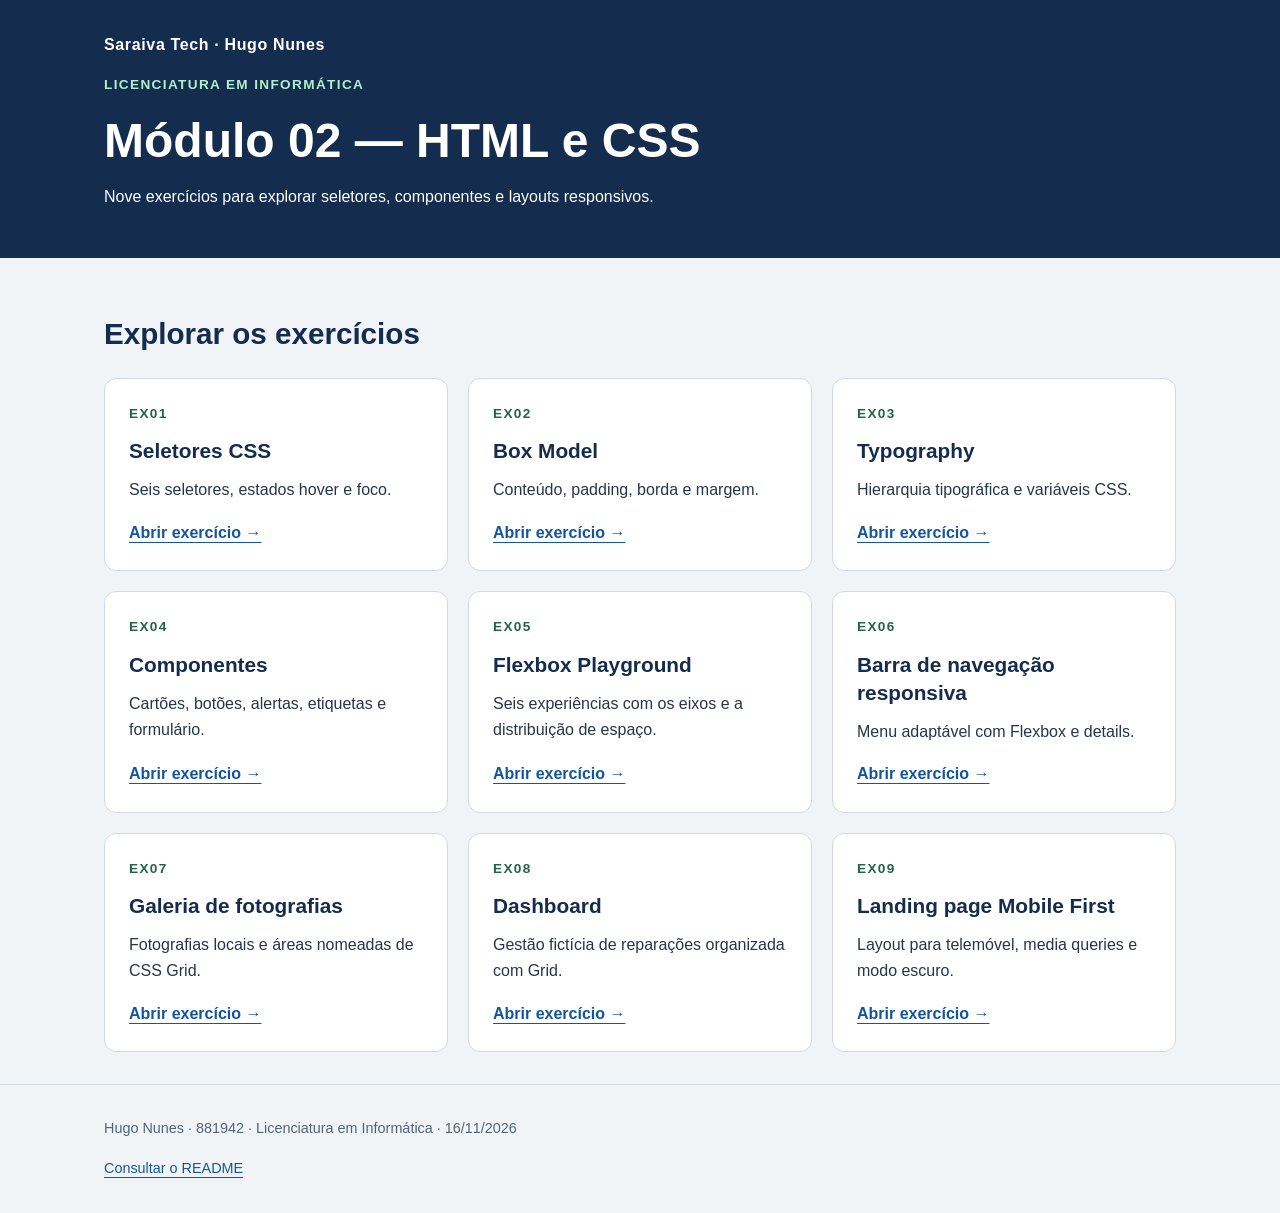
<file: index.html>
<!DOCTYPE html>
<html lang="pt-PT">
<head>
    <meta charset="UTF-8">
    <meta name="viewport" content="width=device-width, initial-scale=1.0">
    <title>Módulo 02 — HTML e CSS | Saraiva Tech</title>
    <link rel="stylesheet" href="styles.css">
</head>
<body>
    <header><div class="container"><p class="marca">Saraiva Tech · Hugo Nunes</p><p class="eyebrow">Licenciatura em Informática</p><h1>Módulo 02 — HTML e CSS</h1><p>Nove exercícios para explorar seletores, componentes e layouts responsivos.</p></div></header>
    <main class="container"><h2>Explorar os exercícios</h2><nav class="exercise-grid" aria-label="Exercícios do Módulo 02">
        <a class="exercise" href="ex01/index.html"><span class="eyebrow">Ex01</span><h3>Seletores CSS</h3><p>Seis seletores, estados hover e foco.</p><span class="open">Abrir exercício →</span></a>
        <a class="exercise" href="ex02/index.html"><span class="eyebrow">Ex02</span><h3>Box Model</h3><p>Conteúdo, padding, borda e margem.</p><span class="open">Abrir exercício →</span></a>
        <a class="exercise" href="ex03/index.html"><span class="eyebrow">Ex03</span><h3>Typography</h3><p>Hierarquia tipográfica e variáveis CSS.</p><span class="open">Abrir exercício →</span></a>
        <a class="exercise" href="ex04/index.html"><span class="eyebrow">Ex04</span><h3>Componentes</h3><p>Cartões, botões, alertas, etiquetas e formulário.</p><span class="open">Abrir exercício →</span></a>
        <a class="exercise" href="ex05/index.html"><span class="eyebrow">Ex05</span><h3>Flexbox Playground</h3><p>Seis experiências com os eixos e a distribuição de espaço.</p><span class="open">Abrir exercício →</span></a>
        <a class="exercise" href="ex06/index.html"><span class="eyebrow">Ex06</span><h3>Barra de navegação responsiva</h3><p>Menu adaptável com Flexbox e details.</p><span class="open">Abrir exercício →</span></a>
        <a class="exercise" href="ex07/index.html"><span class="eyebrow">Ex07</span><h3>Galeria de fotografias</h3><p>Fotografias locais e áreas nomeadas de CSS Grid.</p><span class="open">Abrir exercício →</span></a>
        <a class="exercise" href="ex08/index.html"><span class="eyebrow">Ex08</span><h3>Dashboard</h3><p>Gestão fictícia de reparações organizada com Grid.</p><span class="open">Abrir exercício →</span></a>
        <a class="exercise" href="ex09/index.html"><span class="eyebrow">Ex09</span><h3>Landing page Mobile First</h3><p>Layout para telemóvel, media queries e modo escuro.</p><span class="open">Abrir exercício →</span></a>
    </nav></main>
    <footer><div class="container"><p>Hugo Nunes · 881942 · Licenciatura em Informática · 16/11/2026</p><a href="README.md">Consultar o README</a></div></footer>
</body>
</html>
</file>
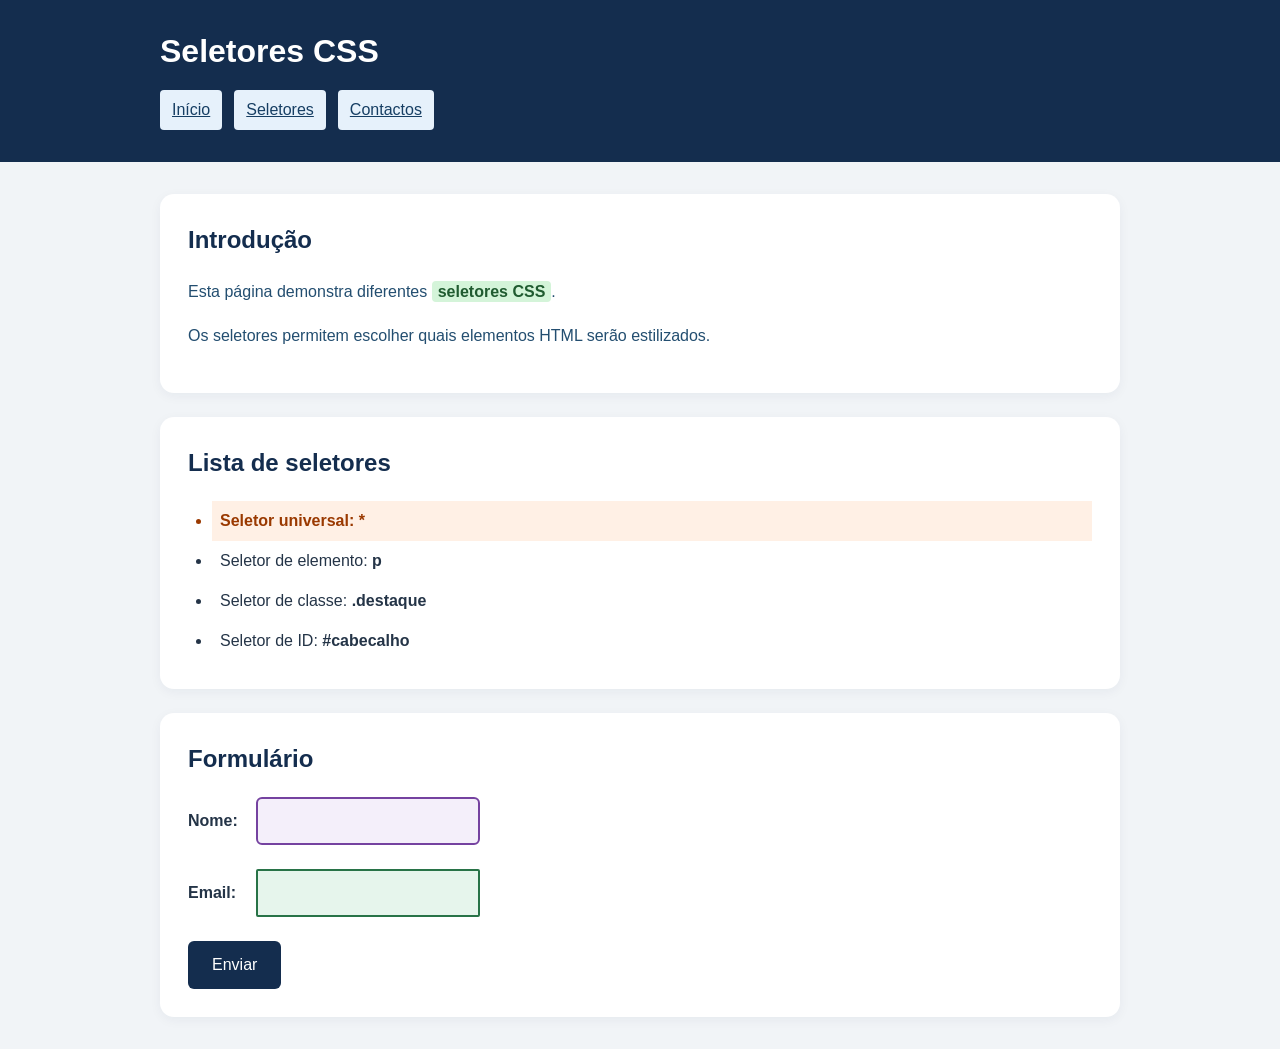
<file: ex01/index.html>
<!DOCTYPE html>
<html lang="pt">
<head>
    <meta charset="UTF-8">
    <meta name="viewport" content="width=device-width, initial-scale=1.0">
    <title>Seletores CSS</title>
    <link rel="stylesheet" href="styles.css">
</head>

<body>

    <header>
        <h1>Seletores CSS</h1>

        <nav>
            <a href="#inicio">Início</a>
            <a href="#seletores">Seletores</a>
            <a href="#contactos">Contactos</a>
        </nav>
    </header>

    <main>

        <section>
            <h2>Introdução</h2>

            <p>
                Esta página demonstra diferentes
                <span class="destaque">seletores CSS</span>.
            </p>

            <p>
                Os seletores permitem escolher quais elementos HTML serão estilizados.
            </p>
        </section>

        <section>
            <h2>Lista de seletores</h2>

            <ul>
                <li>Seletor universal: <strong>*</strong></li>
                <li>Seletor de elemento: <strong>p</strong></li>
                <li>Seletor de classe: <strong>.destaque</strong></li>
                <li>Seletor de ID: <strong>#cabecalho</strong></li>
            </ul>
        </section>

        <section>
            <h2>Formulário</h2>

            <form>
                <label for="nome">Nome:</label>
                <input type="text" id="nome" name="nome">

                <br><br>

                <label for="email">Email:</label>
                <input type="email" id="email" name="email">

                <br><br>

                <button type="submit">Enviar</button>
            </form>
        </section>

    </main>

</body>
</html>
</file>
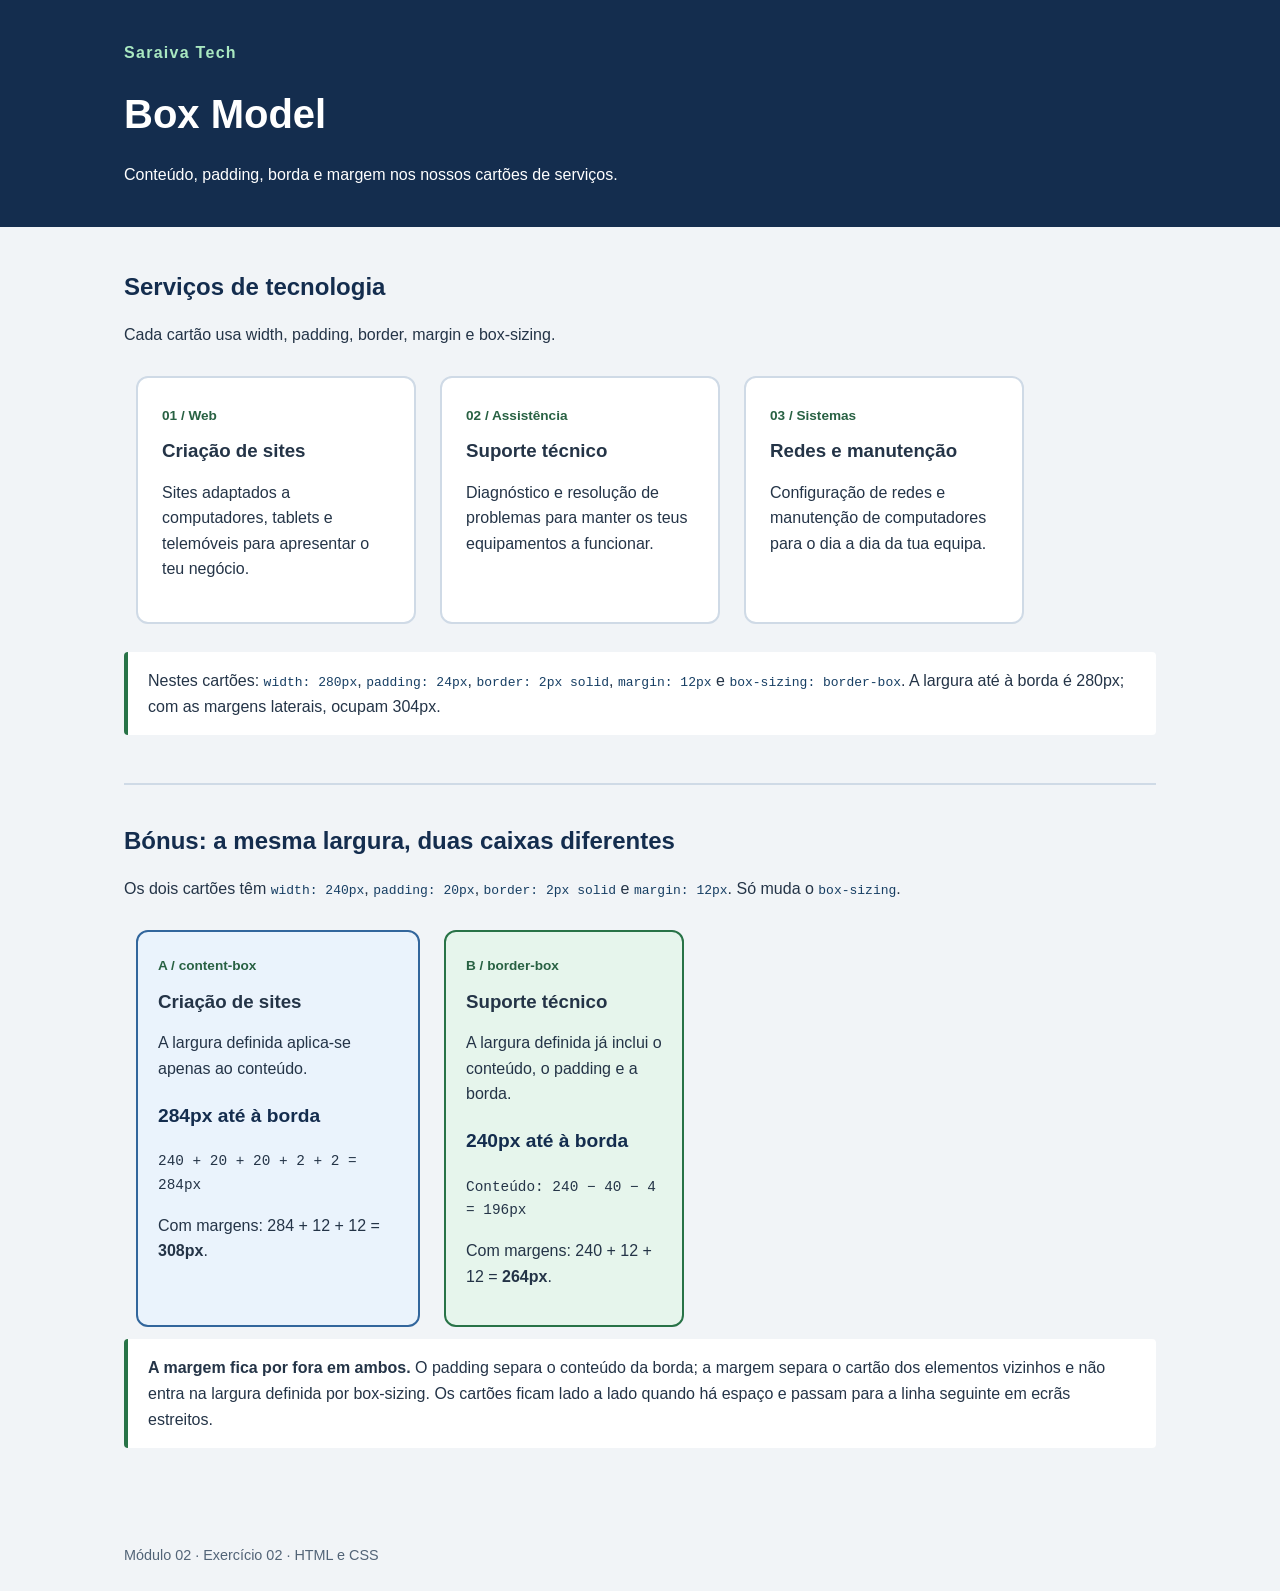
<file: ex02/index.html>
<!DOCTYPE html>
<html lang="pt">
<head>
    <meta charset="UTF-8">
    <meta name="viewport" content="width=device-width, initial-scale=1.0">
    <title>Box Model — Saraiva Tech</title>
    <link rel="stylesheet" href="styles.css">
</head>
<body>
    <header>
        <div class="container">
            <p class="marca">Saraiva Tech</p>
            <h1>Box Model</h1>
            <p>Conteúdo, padding, borda e margem nos nossos cartões de serviços.</p>
        </div>
    </header>

    <main class="container">
        <section aria-labelledby="servicos">
            <h2 id="servicos">Serviços de tecnologia</h2>
            <p>Cada cartão usa width, padding, border, margin e box-sizing.</p>
            <div class="cartoes">
                <article class="cartao">
                    <span class="categoria">01 / Web</span>
                    <h3>Criação de sites</h3>
                    <p>Sites adaptados a computadores, tablets e telemóveis para apresentar o teu negócio.</p>
                </article>
                <article class="cartao">
                    <span class="categoria">02 / Assistência</span>
                    <h3>Suporte técnico</h3>
                    <p>Diagnóstico e resolução de problemas para manter os teus equipamentos a funcionar.</p>
                </article>
                <article class="cartao">
                    <span class="categoria">03 / Sistemas</span>
                    <h3>Redes e manutenção</h3>
                    <p>Configuração de redes e manutenção de computadores para o dia a dia da tua equipa.</p>
                </article>
            </div>
            <p class="nota">Nestes cartões: <code>width: 280px</code>, <code>padding: 24px</code>, <code>border: 2px solid</code>, <code>margin: 12px</code> e <code>box-sizing: border-box</code>. A largura até à borda é 280px; com as margens laterais, ocupam 304px.</p>
        </section>

        <section class="comparacao" aria-labelledby="comparacao">
            <h2 id="comparacao">Bónus: a mesma largura, duas caixas diferentes</h2>
            <p>Os dois cartões têm <code>width: 240px</code>, <code>padding: 20px</code>, <code>border: 2px solid</code> e <code>margin: 12px</code>. Só muda o <code>box-sizing</code>.</p>
            <div class="cartoes">
                <article class="cartao-comparacao content-box">
                    <span class="categoria">A / content-box</span>
                    <h3>Criação de sites</h3>
                    <p>A largura definida aplica-se apenas ao conteúdo.</p>
                    <p class="medida">284px até à borda</p>
                    <p class="calculo">240 + 20 + 20 + 2 + 2 = 284px</p>
                    <p>Com margens: 284 + 12 + 12 = <strong>308px</strong>.</p>
                </article>
                <article class="cartao-comparacao border-box">
                    <span class="categoria">B / border-box</span>
                    <h3>Suporte técnico</h3>
                    <p>A largura definida já inclui o conteúdo, o padding e a borda.</p>
                    <p class="medida">240px até à borda</p>
                    <p class="calculo">Conteúdo: 240 − 40 − 4 = 196px</p>
                    <p>Com margens: 240 + 12 + 12 = <strong>264px</strong>.</p>
                </article>
            </div>
            <aside class="nota">
                <strong>A margem fica por fora em ambos.</strong> O padding separa o conteúdo da borda; a margem separa o cartão dos elementos vizinhos e não entra na largura definida por box-sizing. Os cartões ficam lado a lado quando há espaço e passam para a linha seguinte em ecrãs estreitos.
            </aside>
        </section>
    </main>
    <footer class="container">Módulo 02 · Exercício 02 · HTML e CSS</footer>
</body>
</html>
</file>
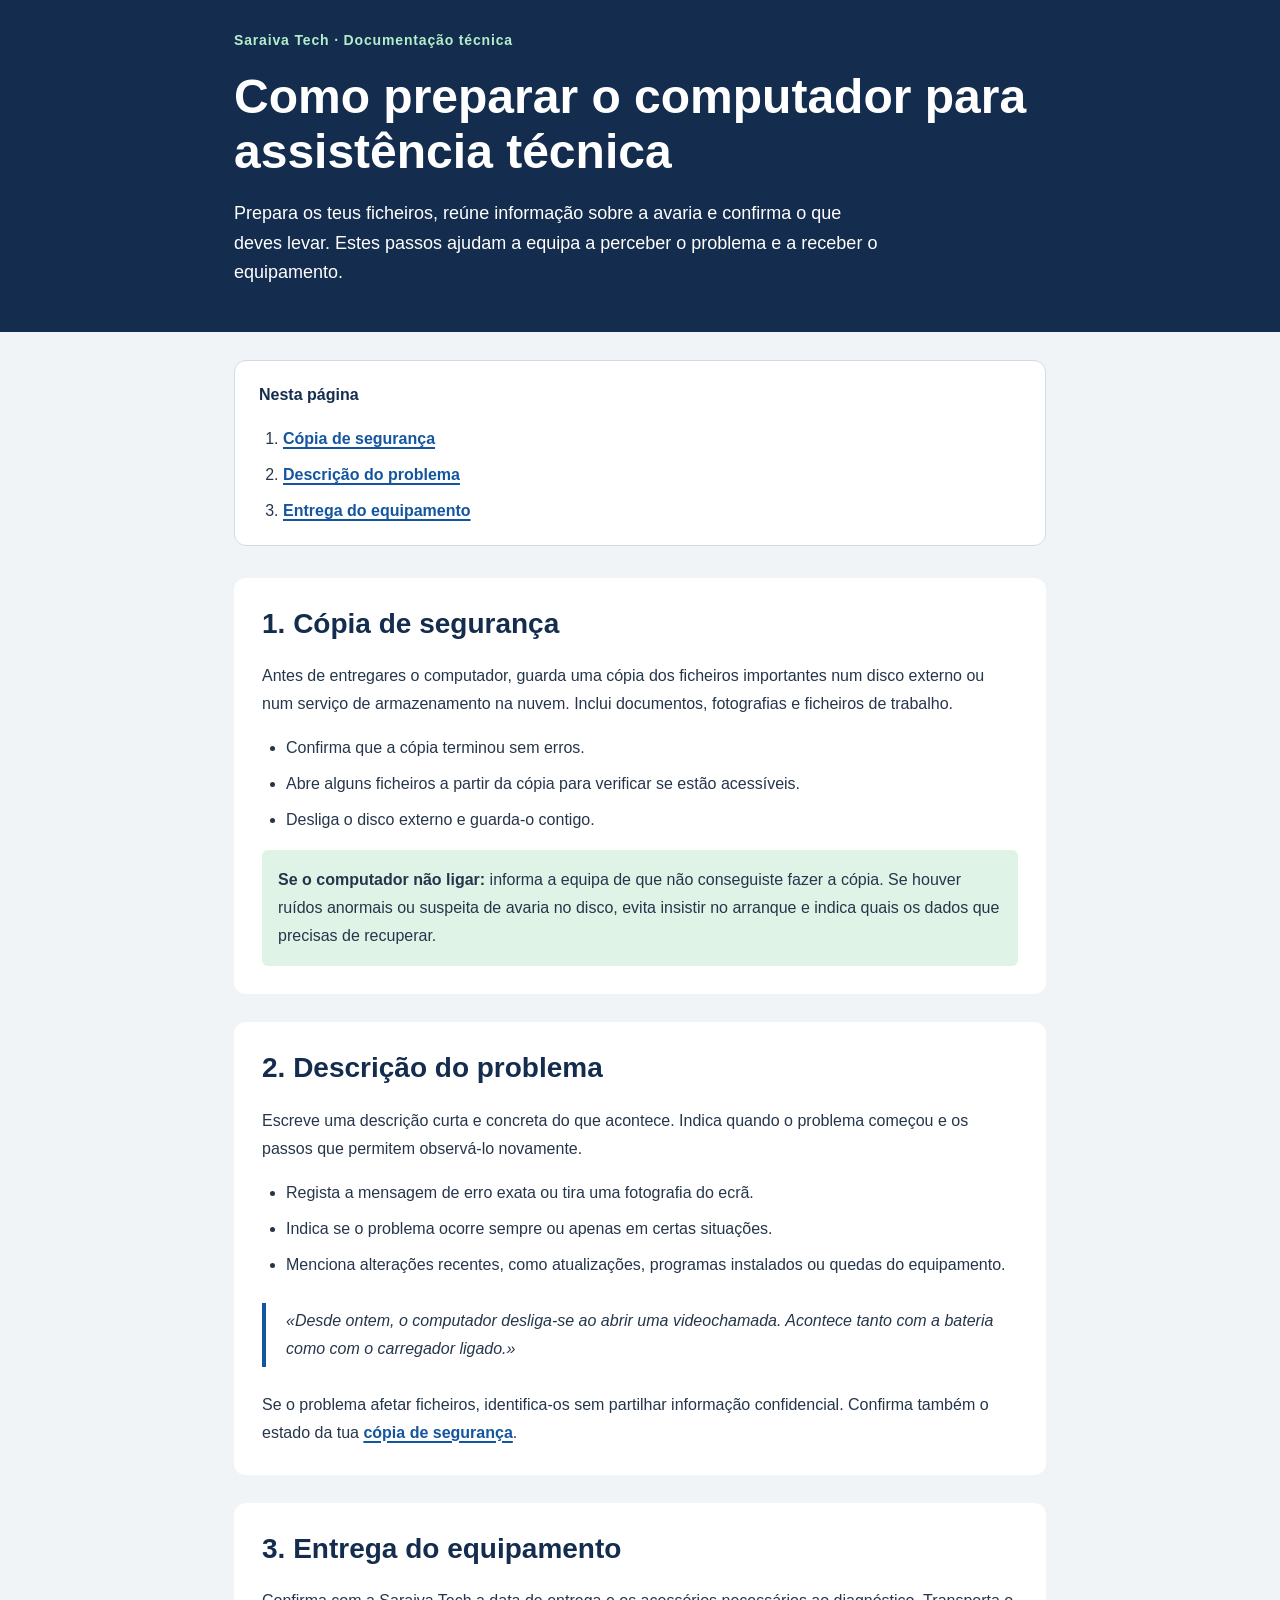
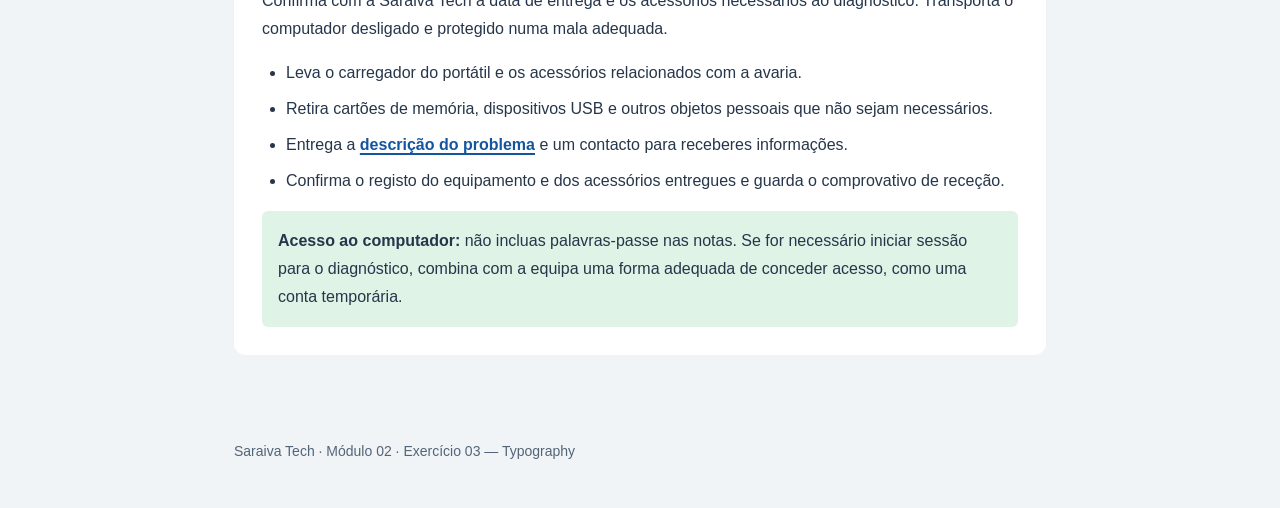
<file: ex03/index.html>
<!DOCTYPE html>
<html lang="pt-PT">
<head>
    <meta charset="UTF-8">
    <meta name="viewport" content="width=device-width, initial-scale=1.0">
    <title>Como preparar o computador para assistência técnica | Saraiva Tech</title>
    <link rel="stylesheet" href="styles.css">
</head>
<body>
    <header>
        <div class="container">
            <p class="marca">Saraiva Tech · Documentação técnica</p>
            <h1>Como preparar o computador para assistência técnica</h1>
            <p class="introducao">Prepara os teus ficheiros, reúne informação sobre a avaria e confirma o que deves levar. Estes passos ajudam a equipa a perceber o problema e a receber o equipamento.</p>
        </div>
    </header>

    <main class="container">
        <nav aria-label="Índice da documentação">
            <p class="titulo-indice">Nesta página</p>
            <ol>
                <li><a href="#copia-seguranca">Cópia de segurança</a></li>
                <li><a href="#descricao-problema">Descrição do problema</a></li>
                <li><a href="#entrega-equipamento">Entrega do equipamento</a></li>
            </ol>
        </nav>

        <section id="copia-seguranca" aria-labelledby="titulo-copia">
            <h2 id="titulo-copia">1. Cópia de segurança</h2>
            <p>Antes de entregares o computador, guarda uma cópia dos ficheiros importantes num disco externo ou num serviço de armazenamento na nuvem. Inclui documentos, fotografias e ficheiros de trabalho.</p>
            <ul>
                <li>Confirma que a cópia terminou sem erros.</li>
                <li>Abre alguns ficheiros a partir da cópia para verificar se estão acessíveis.</li>
                <li>Desliga o disco externo e guarda-o contigo.</li>
            </ul>
            <p class="nota"><strong>Se o computador não ligar:</strong> informa a equipa de que não conseguiste fazer a cópia. Se houver ruídos anormais ou suspeita de avaria no disco, evita insistir no arranque e indica quais os dados que precisas de recuperar.</p>
        </section>

        <section id="descricao-problema" aria-labelledby="titulo-problema">
            <h2 id="titulo-problema">2. Descrição do problema</h2>
            <p>Escreve uma descrição curta e concreta do que acontece. Indica quando o problema começou e os passos que permitem observá-lo novamente.</p>
            <ul>
                <li>Regista a mensagem de erro exata ou tira uma fotografia do ecrã.</li>
                <li>Indica se o problema ocorre sempre ou apenas em certas situações.</li>
                <li>Menciona alterações recentes, como atualizações, programas instalados ou quedas do equipamento.</li>
            </ul>
            <blockquote>
                <p>«Desde ontem, o computador desliga-se ao abrir uma videochamada. Acontece tanto com a bateria como com o carregador ligado.»</p>
            </blockquote>
            <p>Se o problema afetar ficheiros, identifica-os sem partilhar informação confidencial. Confirma também o estado da tua <a href="#copia-seguranca">cópia de segurança</a>.</p>
        </section>

        <section id="entrega-equipamento" aria-labelledby="titulo-entrega">
            <h2 id="titulo-entrega">3. Entrega do equipamento</h2>
            <p>Confirma com a Saraiva Tech a data de entrega e os acessórios necessários ao diagnóstico. Transporta o computador desligado e protegido numa mala adequada.</p>
            <ul>
                <li>Leva o carregador do portátil e os acessórios relacionados com a avaria.</li>
                <li>Retira cartões de memória, dispositivos USB e outros objetos pessoais que não sejam necessários.</li>
                <li>Entrega a <a href="#descricao-problema">descrição do problema</a> e um contacto para receberes informações.</li>
                <li>Confirma o registo do equipamento e dos acessórios entregues e guarda o comprovativo de receção.</li>
            </ul>
            <p class="nota"><strong>Acesso ao computador:</strong> não incluas palavras-passe nas notas. Se for necessário iniciar sessão para o diagnóstico, combina com a equipa uma forma adequada de conceder acesso, como uma conta temporária.</p>
        </section>
    </main>

    <footer class="container">
        <p>Saraiva Tech · Módulo 02 · Exercício 03 — Typography</p>
    </footer>
</body>
</html>
</file>
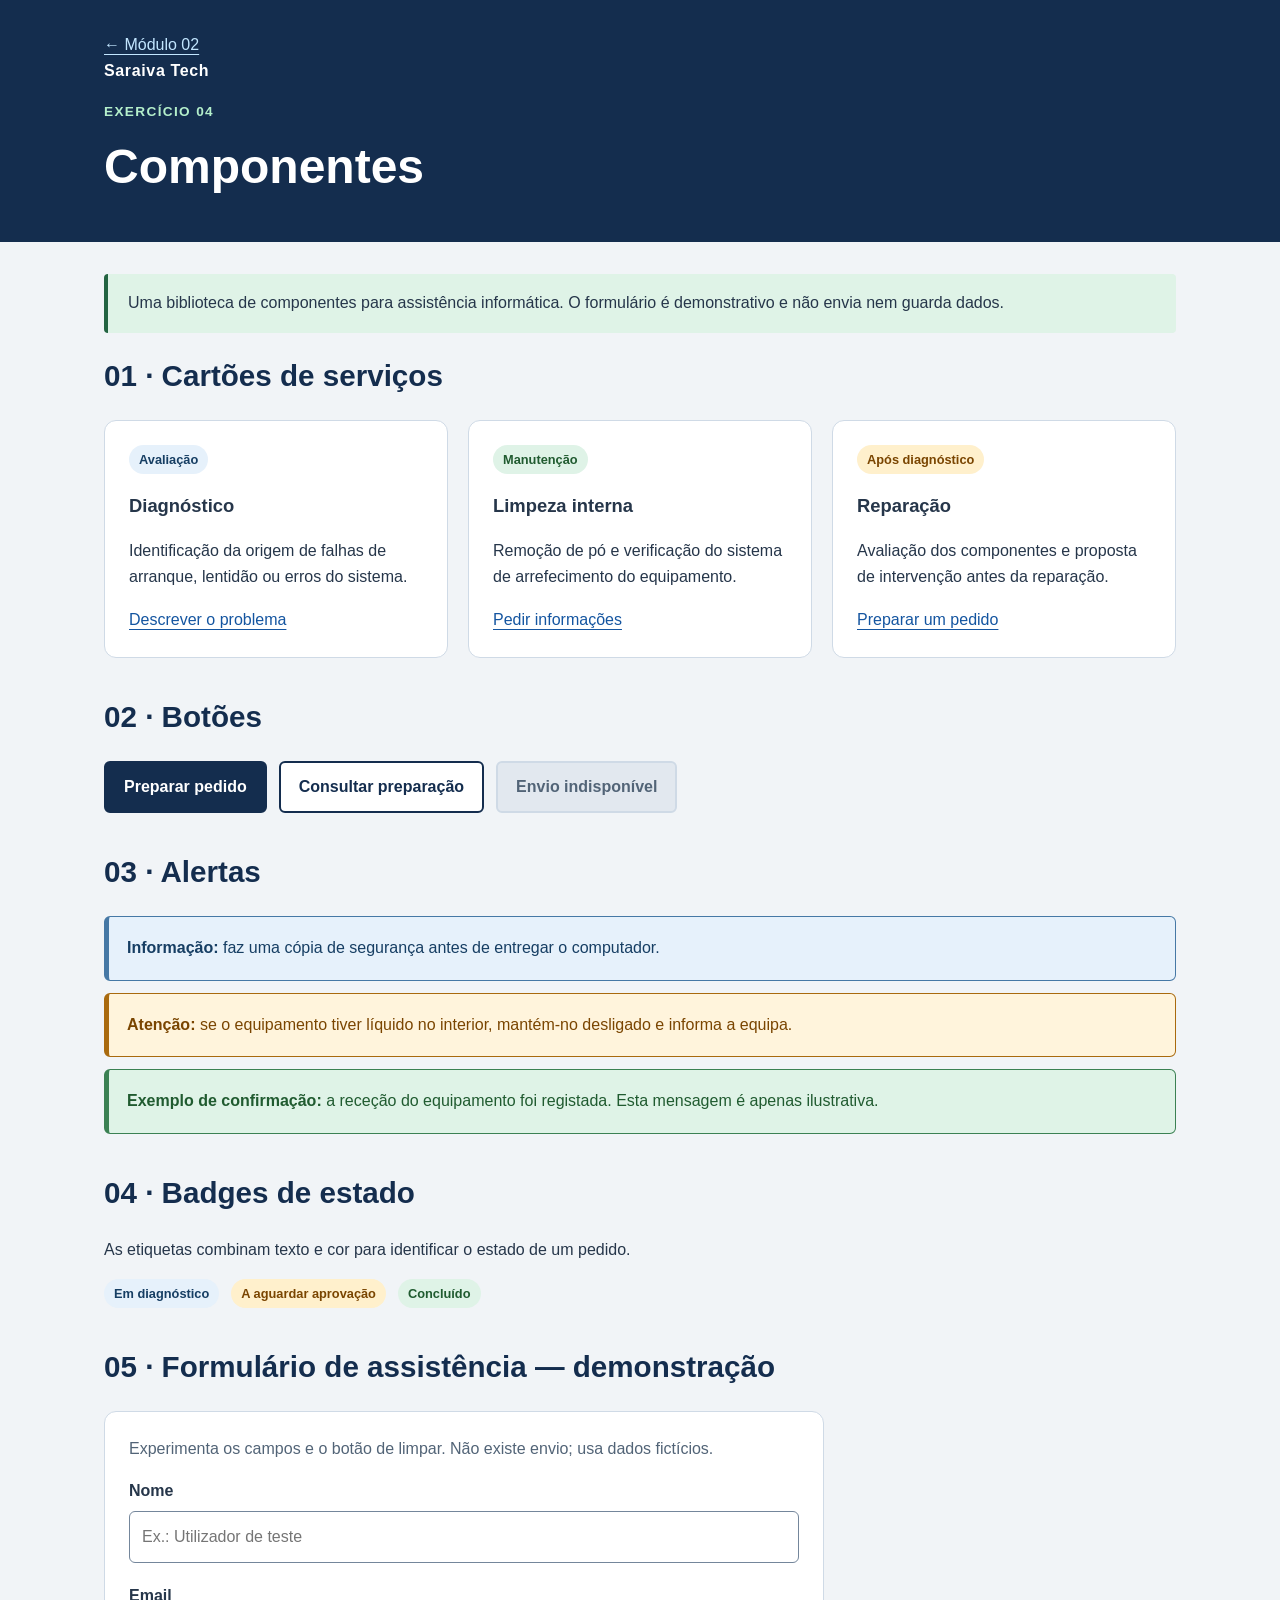
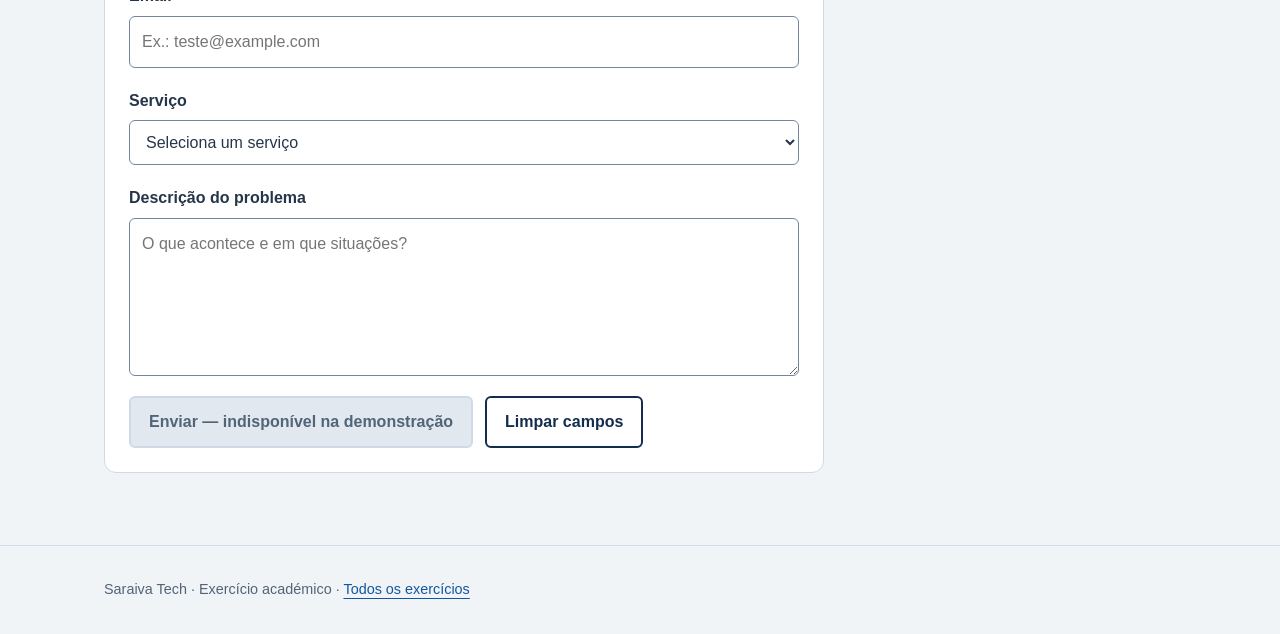
<file: ex04/index.html>
<!DOCTYPE html>
<html lang="pt-PT">
<head>
    <meta charset="UTF-8">
    <meta name="viewport" content="width=device-width, initial-scale=1.0">
    <meta name="description" content="Saraiva Tech · Módulo 02 · Componentes. Exercício académico de HTML e CSS.">
    <title>Componentes | Saraiva Tech</title>
    <link rel="stylesheet" href="styles.css">
</head>
<body>
    <a class="skip" href="#conteudo">Saltar para o conteúdo</a>
    <header>
        <div class="container">
            <a href="../index.html">← Módulo 02</a>
            <p class="marca">Saraiva Tech</p>
            <p class="eyebrow">Exercício 04</p>
            <h1>Componentes</h1>
            
        </div>
    </header>
    <main id="conteudo" class="container">
        <p class="note">Uma biblioteca de componentes para assistência informática. O formulário é demonstrativo e não envia nem guarda dados.</p>
        <section aria-labelledby="servicos">
            <h2 id="servicos">01 · Cartões de serviços</h2>
            <div class="cards">
                <article class="card"><span class="badge badge-info">Avaliação</span><h3>Diagnóstico</h3><p>Identificação da origem de falhas de arranque, lentidão ou erros do sistema.</p><a href="#formulario">Descrever o problema</a></article>
                <article class="card"><span class="badge">Manutenção</span><h3>Limpeza interna</h3><p>Remoção de pó e verificação do sistema de arrefecimento do equipamento.</p><a href="#formulario">Pedir informações</a></article>
                <article class="card"><span class="badge badge-wait">Após diagnóstico</span><h3>Reparação</h3><p>Avaliação dos componentes e proposta de intervenção antes da reparação.</p><a href="#formulario">Preparar um pedido</a></article>
            </div>
        </section>
        <section aria-labelledby="botoes">
            <h2 id="botoes">02 · Botões</h2>
            <div class="actions"><a class="btn" href="#formulario">Preparar pedido</a><a class="btn btn-secondary" href="../ex03/index.html">Consultar preparação</a><button class="btn" type="button" disabled>Envio indisponível</button></div>
        </section>
        <section aria-labelledby="alertas">
            <h2 id="alertas">03 · Alertas</h2>
            <div class="alerts">
                <p class="alert alert-info"><strong>Informação:</strong> faz uma cópia de segurança antes de entregar o computador.</p>
                <p class="alert alert-warning"><strong>Atenção:</strong> se o equipamento tiver líquido no interior, mantém-no desligado e informa a equipa.</p>
                <p class="alert alert-success"><strong>Exemplo de confirmação:</strong> a receção do equipamento foi registada. Esta mensagem é apenas ilustrativa.</p>
            </div>
        </section>
        <section aria-labelledby="etiquetas">
            <h2 id="etiquetas">04 · Badges de estado</h2>
            <p>As etiquetas combinam texto e cor para identificar o estado de um pedido.</p>
            <div class="actions"><span class="badge badge-info">Em diagnóstico</span><span class="badge badge-wait">A aguardar aprovação</span><span class="badge">Concluído</span></div>
        </section>
        <section id="formulario" aria-labelledby="titulo-formulario">
            <h2 id="titulo-formulario">05 · Formulário de assistência — demonstração</h2>
            <form class="panel form" aria-describedby="aviso-formulario">
                <p id="aviso-formulario" class="muted">Experimenta os campos e o botão de limpar. Não existe envio; usa dados fictícios.</p>
                <div class="field"><label for="nome">Nome</label><input id="nome" name="nome" type="text" autocomplete="off" placeholder="Ex.: Utilizador de teste"></div>
                <div class="field"><label for="email">Email</label><input id="email" name="email" type="email" autocomplete="off" placeholder="Ex.: teste@example.com"></div>
                <div class="field"><label for="servico">Serviço</label><select id="servico" name="servico"><option value="">Seleciona um serviço</option><option>Diagnóstico</option><option>Limpeza interna</option><option>Reparação</option></select></div>
                <div class="field"><label for="problema">Descrição do problema</label><textarea id="problema" name="problema" rows="5" placeholder="O que acontece e em que situações?"></textarea></div>
                <div class="actions"><button class="btn" type="submit" disabled>Enviar — indisponível na demonstração</button><button class="btn btn-secondary" type="reset">Limpar campos</button></div>
            </form>
        </section>
    </main>
    <footer><div class="container">Saraiva Tech · Exercício académico · <a href="../index.html">Todos os exercícios</a></div></footer>
</body>
</html>
</file>
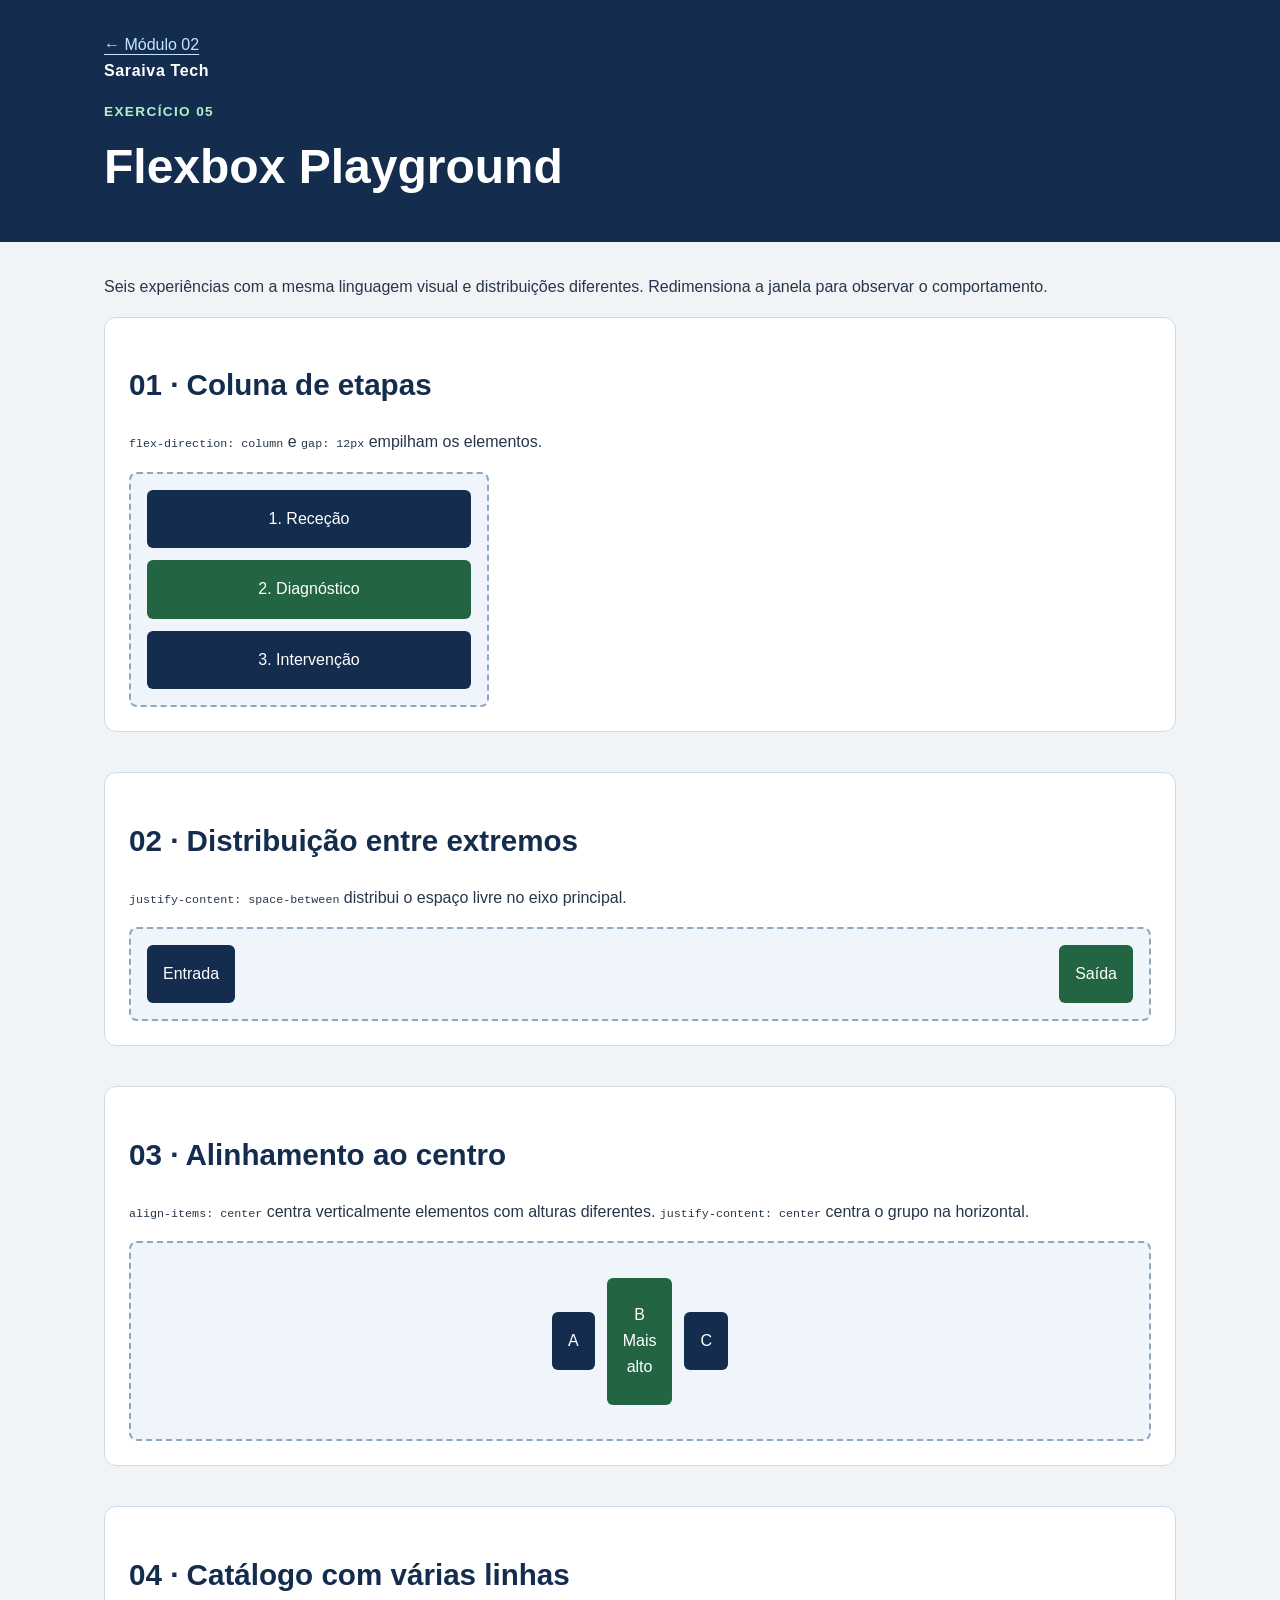
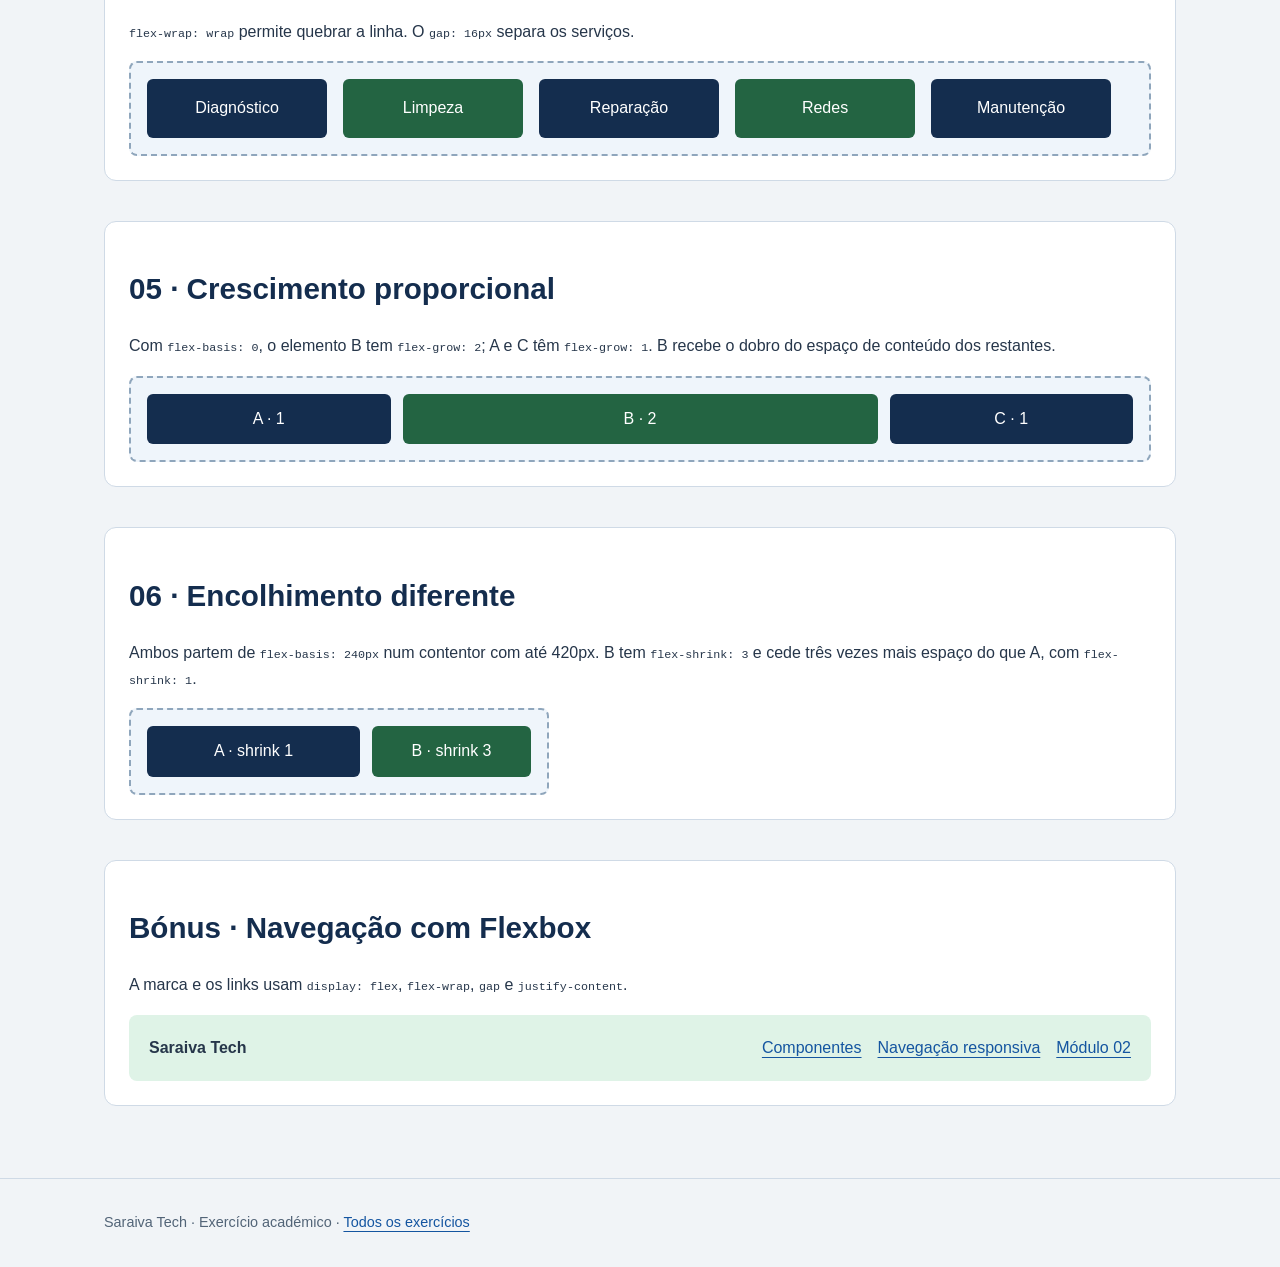
<file: ex05/index.html>
<!DOCTYPE html>
<html lang="pt-PT">
<head>
    <meta charset="UTF-8">
    <meta name="viewport" content="width=device-width, initial-scale=1.0">
    <meta name="description" content="Saraiva Tech · Módulo 02 · Flexbox Playground. Exercício académico de HTML e CSS.">
    <title>Flexbox Playground | Saraiva Tech</title>
    <link rel="stylesheet" href="styles.css">
</head>
<body>
    <a class="skip" href="#conteudo">Saltar para o conteúdo</a>
    <header>
        <div class="container">
            <a href="../index.html">← Módulo 02</a>
            <p class="marca">Saraiva Tech</p>
            <p class="eyebrow">Exercício 05</p>
            <h1>Flexbox Playground</h1>
            
        </div>
    </header>
    <main id="conteudo" class="container">
        <p>Seis experiências com a mesma linguagem visual e distribuições diferentes. Redimensiona a janela para observar o comportamento.</p>
        <section class="panel">
            <h2>01 · Coluna de etapas</h2><p><code>flex-direction: column</code> e <code>gap: 12px</code> empilham os elementos.</p>
            <div class="demo column"><div class="item">1. Receção</div><div class="item">2. Diagnóstico</div><div class="item">3. Intervenção</div></div>
        </section>
        <section class="panel">
            <h2>02 · Distribuição entre extremos</h2><p><code>justify-content: space-between</code> distribui o espaço livre no eixo principal.</p>
            <div class="demo between"><div class="item">Entrada</div><div class="item">Saída</div></div>
        </section>
        <section class="panel">
            <h2>03 · Alinhamento ao centro</h2><p><code>align-items: center</code> centra verticalmente elementos com alturas diferentes. <code>justify-content: center</code> centra o grupo na horizontal.</p>
            <div class="demo centered"><div class="item">A</div><div class="item tall">B<br>Mais<br>alto</div><div class="item">C</div></div>
        </section>
        <section class="panel">
            <h2>04 · Catálogo com várias linhas</h2><p><code>flex-wrap: wrap</code> permite quebrar a linha. O <code>gap: 16px</code> separa os serviços.</p>
            <div class="demo wrapping"><div class="item">Diagnóstico</div><div class="item">Limpeza</div><div class="item">Reparação</div><div class="item">Redes</div><div class="item">Manutenção</div></div>
        </section>
        <section class="panel">
            <h2>05 · Crescimento proporcional</h2><p>Com <code>flex-basis: 0</code>, o elemento B tem <code>flex-grow: 2</code>; A e C têm <code>flex-grow: 1</code>. B recebe o dobro do espaço de conteúdo dos restantes.</p>
            <div class="demo growing"><div class="item">A · 1</div><div class="item double">B · 2</div><div class="item">C · 1</div></div>
        </section>
        <section class="panel">
            <h2>06 · Encolhimento diferente</h2><p>Ambos partem de <code>flex-basis: 240px</code> num contentor com até 420px. B tem <code>flex-shrink: 3</code> e cede três vezes mais espaço do que A, com <code>flex-shrink: 1</code>.</p>
            <div class="demo shrinking"><div class="item">A · shrink 1</div><div class="item faster">B · shrink 3</div></div>
        </section>
        <section class="panel">
            <h2>Bónus · Navegação com Flexbox</h2><p>A marca e os links usam <code>display: flex</code>, <code>flex-wrap</code>, <code>gap</code> e <code>justify-content</code>.</p>
            <nav class="flex-nav" aria-label="Exercícios relacionados"><strong>Saraiva Tech</strong><div class="nav-links"><a href="../ex04/index.html">Componentes</a><a href="../ex06/index.html">Navegação responsiva</a><a href="../index.html">Módulo 02</a></div></nav>
        </section>
    </main>
    <footer><div class="container">Saraiva Tech · Exercício académico · <a href="../index.html">Todos os exercícios</a></div></footer>
</body>
</html>
</file>
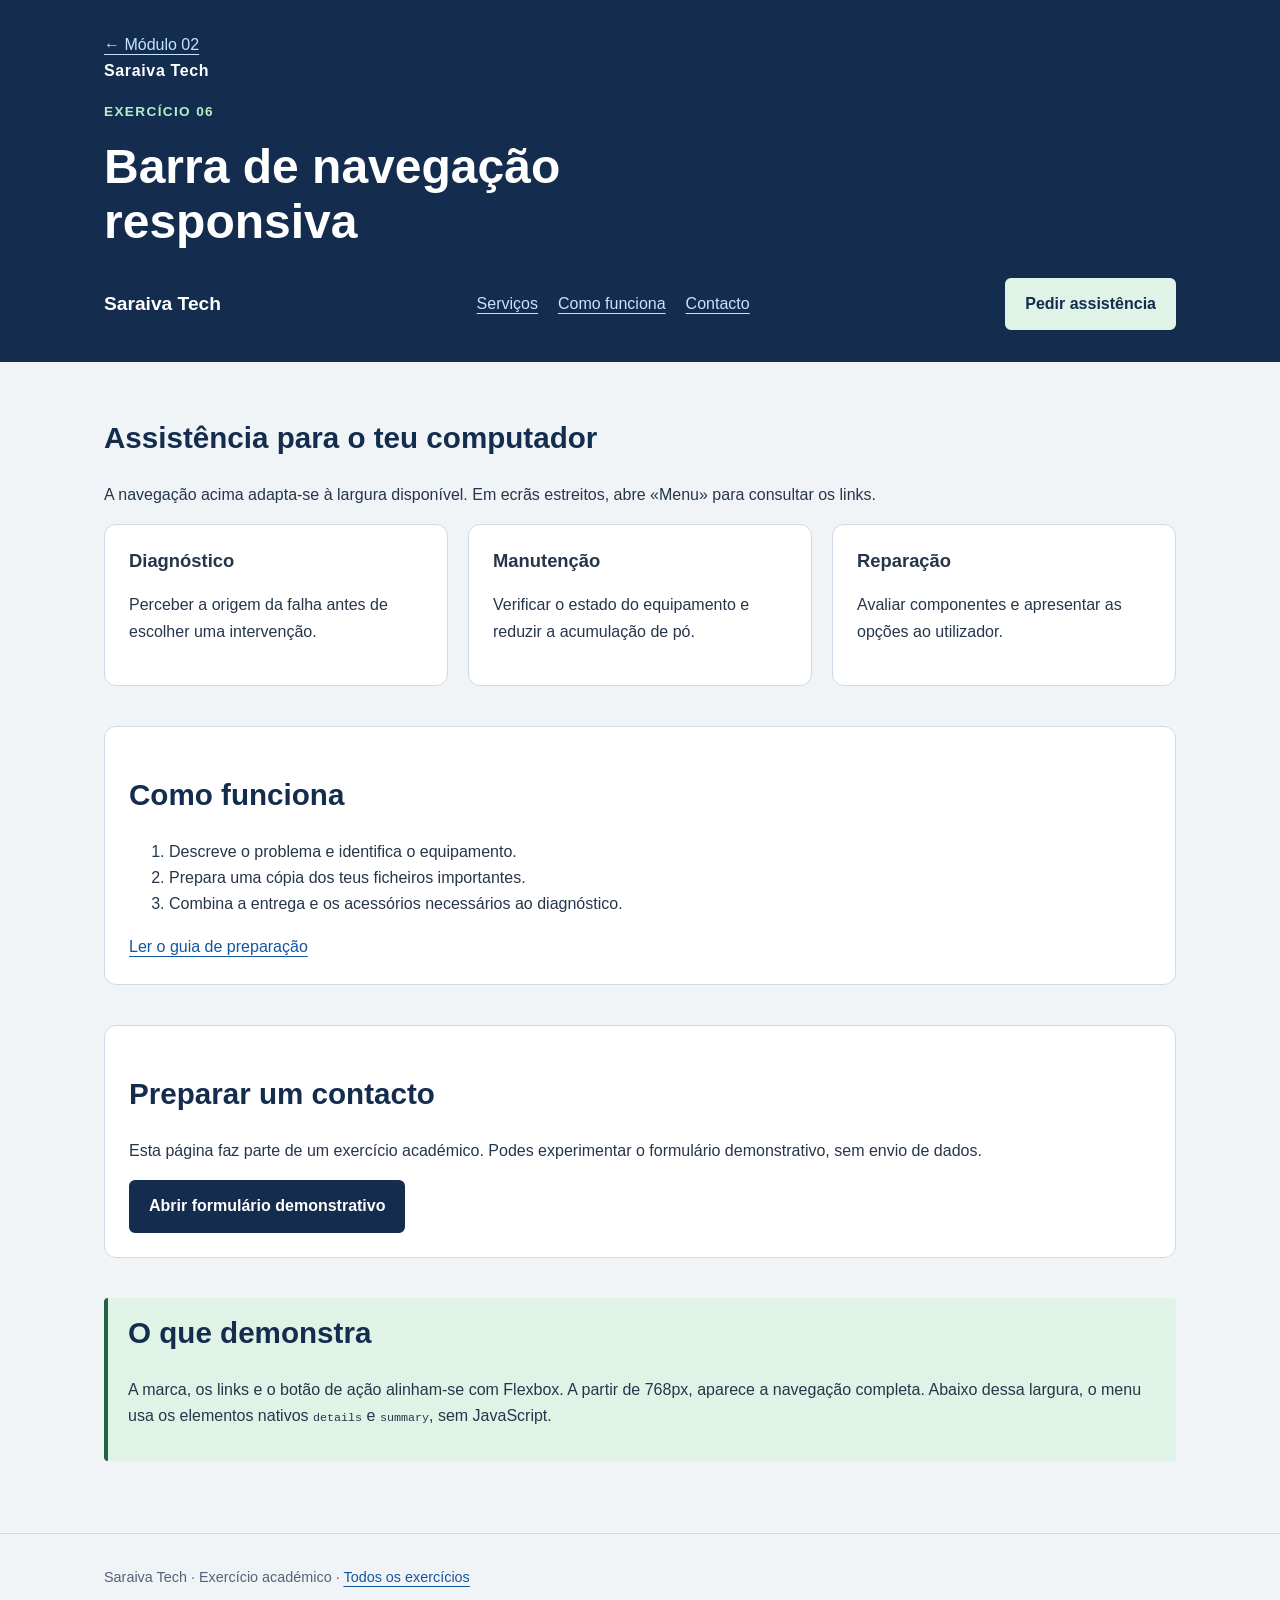
<file: ex06/index.html>
<!DOCTYPE html>
<html lang="pt-PT">
<head>
    <meta charset="UTF-8">
    <meta name="viewport" content="width=device-width, initial-scale=1.0">
    <meta name="description" content="Saraiva Tech · Módulo 02 · Barra de navegação responsiva. Exercício académico de HTML e CSS.">
    <title>Barra de navegação responsiva | Saraiva Tech</title>
    <link rel="stylesheet" href="styles.css">
</head>
<body>
    <a class="skip" href="#conteudo">Saltar para o conteúdo</a>
    <header>
        <div class="container">
            <a href="../index.html">← Módulo 02</a>
            <p class="marca">Saraiva Tech</p>
            <p class="eyebrow">Exercício 06</p>
            <h1>Barra de navegação responsiva</h1>
            <nav class="desktop-nav" aria-label="Navegação principal"><a class="brand" href="../index.html">Saraiva Tech</a><div class="nav-links"><a href="#servicos">Serviços</a><a href="#processo">Como funciona</a><a href="#contacto">Contacto</a></div><a class="btn nav-action" href="#contacto">Pedir assistência</a></nav>
            <div class="mobile-nav"><a class="brand" href="../index.html">Saraiva Tech</a><details><summary>Menu</summary><nav aria-label="Navegação móvel"><a href="#servicos">Serviços</a><a href="#processo">Como funciona</a><a href="#contacto">Contacto</a><a class="btn nav-action" href="#contacto">Pedir assistência</a></nav></details></div>
        </div>
    </header>
    <main id="conteudo" class="container">
        <section id="servicos"><h2>Assistência para o teu computador</h2><p>A navegação acima adapta-se à largura disponível. Em ecrãs estreitos, abre «Menu» para consultar os links.</p><div class="cards"><article class="panel"><h3>Diagnóstico</h3><p>Perceber a origem da falha antes de escolher uma intervenção.</p></article><article class="panel"><h3>Manutenção</h3><p>Verificar o estado do equipamento e reduzir a acumulação de pó.</p></article><article class="panel"><h3>Reparação</h3><p>Avaliar componentes e apresentar as opções ao utilizador.</p></article></div></section>
        <section id="processo" class="panel"><h2>Como funciona</h2><ol><li>Descreve o problema e identifica o equipamento.</li><li>Prepara uma cópia dos teus ficheiros importantes.</li><li>Combina a entrega e os acessórios necessários ao diagnóstico.</li></ol><a href="../ex03/index.html">Ler o guia de preparação</a></section>
        <section id="contacto" class="panel"><h2>Preparar um contacto</h2><p>Esta página faz parte de um exercício académico. Podes experimentar o formulário demonstrativo, sem envio de dados.</p><a class="btn" href="../ex04/index.html#formulario">Abrir formulário demonstrativo</a></section>
        <section class="note"><h2>O que demonstra</h2><p>A marca, os links e o botão de ação alinham-se com Flexbox. A partir de 768px, aparece a navegação completa. Abaixo dessa largura, o menu usa os elementos nativos <code>details</code> e <code>summary</code>, sem JavaScript.</p></section>
    </main>
    <footer><div class="container">Saraiva Tech · Exercício académico · <a href="../index.html">Todos os exercícios</a></div></footer>
</body>
</html>
</file>
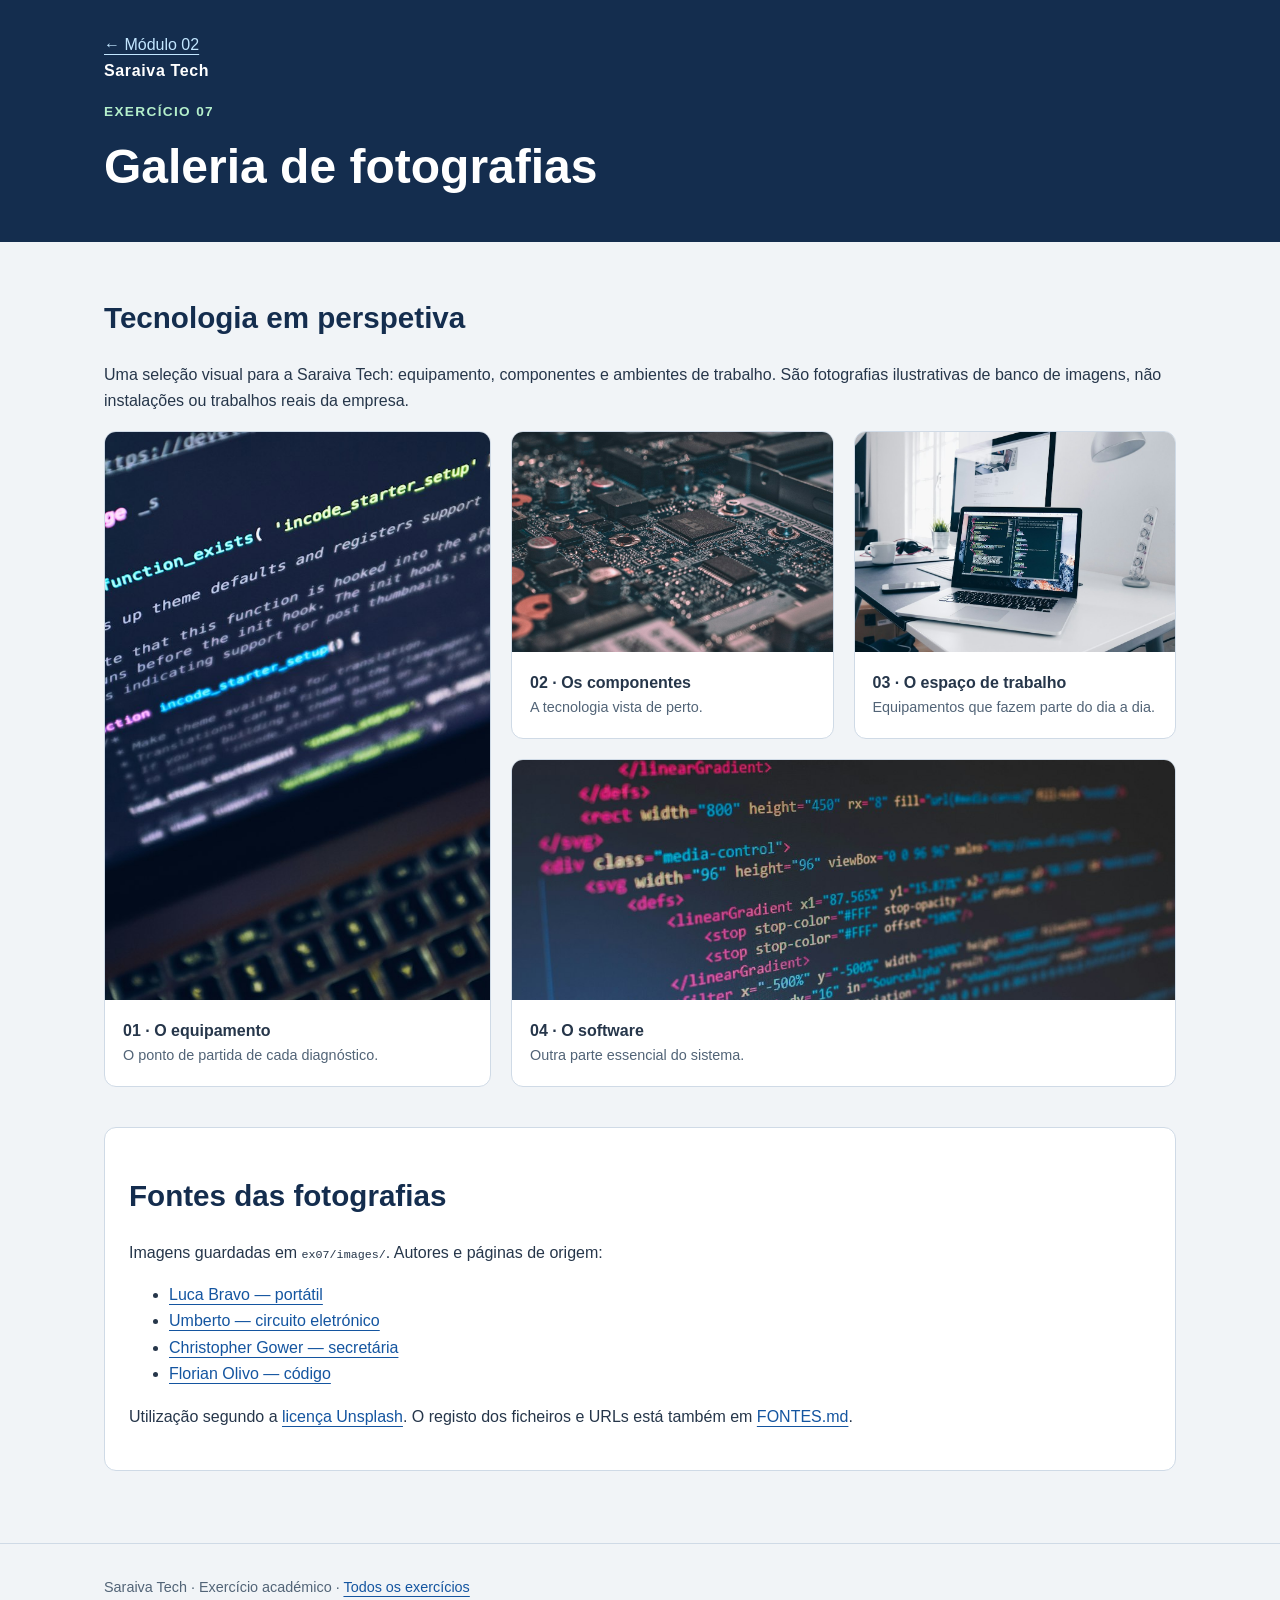
<file: ex07/index.html>
<!DOCTYPE html>
<html lang="pt-PT">
<head>
    <meta charset="UTF-8">
    <meta name="viewport" content="width=device-width, initial-scale=1.0">
    <meta name="description" content="Saraiva Tech · Módulo 02 · Galeria de fotografias. Exercício académico de HTML e CSS.">
    <title>Galeria de fotografias | Saraiva Tech</title>
    <link rel="stylesheet" href="styles.css">
</head>
<body>
    <a class="skip" href="#conteudo">Saltar para o conteúdo</a>
    <header>
        <div class="container">
            <a href="../index.html">← Módulo 02</a>
            <p class="marca">Saraiva Tech</p>
            <p class="eyebrow">Exercício 07</p>
            <h1>Galeria de fotografias</h1>
            
        </div>
    </header>
    <main id="conteudo" class="container">
        <section aria-labelledby="galeria-titulo">
            <h2 id="galeria-titulo">Tecnologia em perspetiva</h2><p>Uma seleção visual para a Saraiva Tech: equipamento, componentes e ambientes de trabalho. São fotografias ilustrativas de banco de imagens, não instalações ou trabalhos reais da empresa.</p>
            <div class="gallery">
                <figure class="photo featured"><img src="images/portatil.jpg" alt="Portátil aberto com código no ecrã, sobre uma mesa de madeira." width="1400" height="933"><figcaption><strong>01 · O equipamento</strong><span>O ponto de partida de cada diagnóstico.</span></figcaption></figure>
                <figure class="photo circuit"><img src="images/circuito.jpg" alt="Pormenor de uma placa de circuito eletrónico com componentes e ligações." width="1100" height="733" loading="lazy"><figcaption><strong>02 · Os componentes</strong><span>A tecnologia vista de perto.</span></figcaption></figure>
                <figure class="photo desk"><img src="images/secretaria.jpg" alt="Secretária com um portátil aberto, um monitor e acessórios de trabalho." width="1100" height="732" loading="lazy"><figcaption><strong>03 · O espaço de trabalho</strong><span>Equipamentos que fazem parte do dia a dia.</span></figcaption></figure>
                <figure class="photo code"><img src="images/codigo.jpg" alt="Ecrã de computador com várias linhas de código de programação." width="1100" height="733" loading="lazy"><figcaption><strong>04 · O software</strong><span>Outra parte essencial do sistema.</span></figcaption></figure>
            </div>
        </section>
        <section id="fontes" class="panel"><h2>Fontes das fotografias</h2><p>Imagens guardadas em <code>ex07/images/</code>. Autores e páginas de origem:</p><ul><li><a href="https://unsplash.com/photos/XJXWbfSo2f0">Luca Bravo — portátil</a></li><li><a href="https://unsplash.com/photos/jXd2FSvcRr8">Umberto — circuito eletrónico</a></li><li><a href="https://unsplash.com/photos/m_HRfLhgABo">Christopher Gower — secretária</a></li><li><a href="https://unsplash.com/photos/4hbJ-eymZ1o">Florian Olivo — código</a></li></ul><p>Utilização segundo a <a href="https://unsplash.com/license">licença Unsplash</a>. O registo dos ficheiros e URLs está também em <a href="FONTES.md">FONTES.md</a>.</p></section>
    </main>
    <footer><div class="container">Saraiva Tech · Exercício académico · <a href="../index.html">Todos os exercícios</a></div></footer>
</body>
</html>
</file>
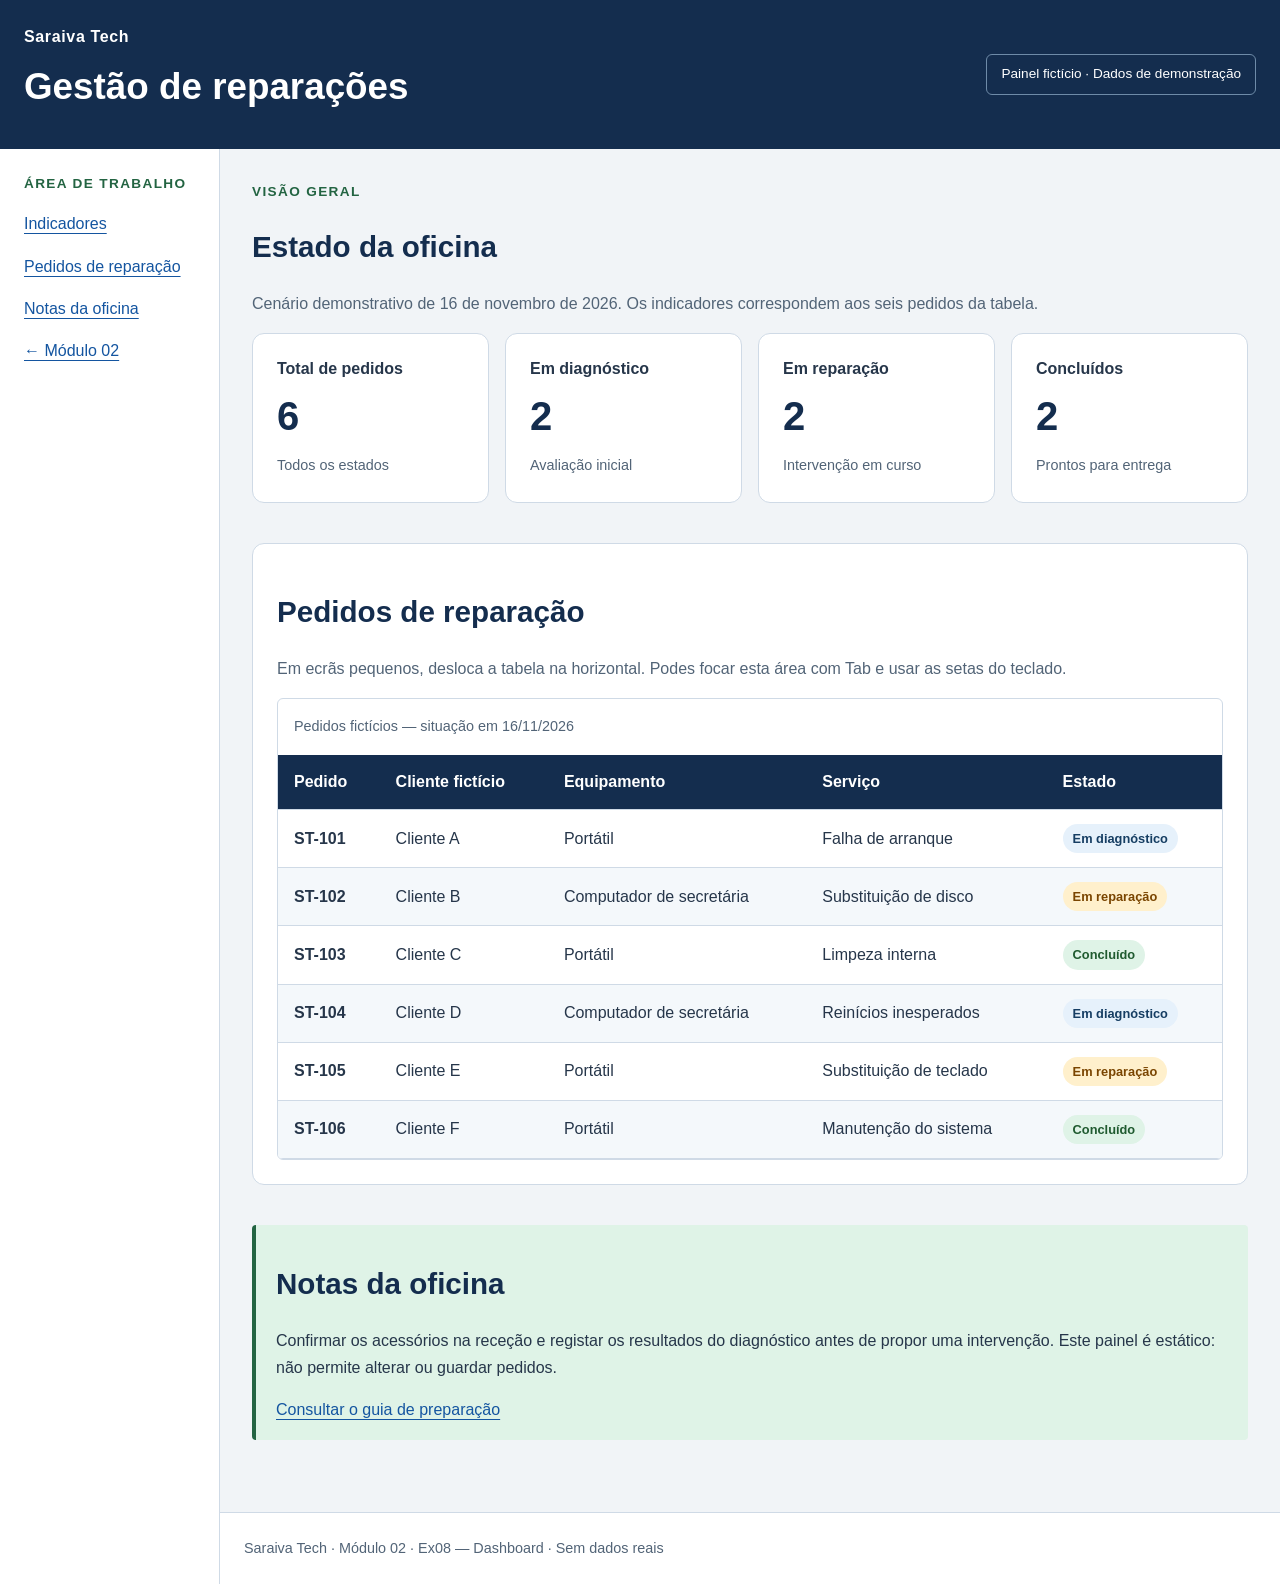
<file: ex08/index.html>
<!DOCTYPE html>
<html lang="pt-PT">
<head>
    <meta charset="UTF-8">
    <meta name="viewport" content="width=device-width, initial-scale=1.0">
    <title>Dashboard de reparações | Saraiva Tech</title>
    <link rel="stylesheet" href="styles.css">
</head>
<body class="dashboard">
    <a class="skip" href="#conteudo">Saltar para o conteúdo</a>
    <header class="dash-header"><div><p class="marca">Saraiva Tech</p><h1>Gestão de reparações</h1></div><span class="demo-label">Painel fictício · Dados de demonstração</span></header>
    <aside class="sidebar"><nav aria-label="Navegação do painel"><p class="eyebrow">Área de trabalho</p><a href="#indicadores">Indicadores</a><a href="#pedidos">Pedidos de reparação</a><a href="#notas">Notas da oficina</a><a href="../index.html">← Módulo 02</a></nav></aside>
    <main id="conteudo" class="dash-main">
        <section id="indicadores"><p class="eyebrow">Visão geral</p><h2>Estado da oficina</h2><p class="muted">Cenário demonstrativo de 16 de novembro de 2026. Os indicadores correspondem aos seis pedidos da tabela.</p>
            <div class="metrics"><article class="panel metric"><h3>Total de pedidos</h3><p>6</p><span>Todos os estados</span></article><article class="panel metric"><h3>Em diagnóstico</h3><p>2</p><span>Avaliação inicial</span></article><article class="panel metric"><h3>Em reparação</h3><p>2</p><span>Intervenção em curso</span></article><article class="panel metric"><h3>Concluídos</h3><p>2</p><span>Prontos para entrega</span></article></div>
        </section>
        <section id="pedidos" class="panel"><h2>Pedidos de reparação</h2><p id="ajuda-tabela" class="muted">Em ecrãs pequenos, desloca a tabela na horizontal. Podes focar esta área com Tab e usar as setas do teclado.</p>
            <div class="table-scroll" role="region" aria-label="Tabela de pedidos, com deslocamento horizontal" aria-describedby="ajuda-tabela" tabindex="0">
                <table><caption>Pedidos fictícios — situação em 16/11/2026</caption><thead><tr><th scope="col">Pedido</th><th scope="col">Cliente fictício</th><th scope="col">Equipamento</th><th scope="col">Serviço</th><th scope="col">Estado</th></tr></thead><tbody>
                    <tr><th scope="row">ST-101</th><td>Cliente A</td><td>Portátil</td><td>Falha de arranque</td><td><span class="badge badge-info">Em diagnóstico</span></td></tr>
                    <tr><th scope="row">ST-102</th><td>Cliente B</td><td>Computador de secretária</td><td>Substituição de disco</td><td><span class="badge badge-wait">Em reparação</span></td></tr>
                    <tr><th scope="row">ST-103</th><td>Cliente C</td><td>Portátil</td><td>Limpeza interna</td><td><span class="badge">Concluído</span></td></tr>
                    <tr><th scope="row">ST-104</th><td>Cliente D</td><td>Computador de secretária</td><td>Reinícios inesperados</td><td><span class="badge badge-info">Em diagnóstico</span></td></tr>
                    <tr><th scope="row">ST-105</th><td>Cliente E</td><td>Portátil</td><td>Substituição de teclado</td><td><span class="badge badge-wait">Em reparação</span></td></tr>
                    <tr><th scope="row">ST-106</th><td>Cliente F</td><td>Portátil</td><td>Manutenção do sistema</td><td><span class="badge">Concluído</span></td></tr>
                </tbody></table>
            </div>
        </section>
        <section id="notas" class="note"><h2>Notas da oficina</h2><p>Confirmar os acessórios na receção e registar os resultados do diagnóstico antes de propor uma intervenção. Este painel é estático: não permite alterar ou guardar pedidos.</p><a href="../ex03/index.html">Consultar o guia de preparação</a></section>
    </main>
    <footer class="dash-footer">Saraiva Tech · Módulo 02 · Ex08 — Dashboard · Sem dados reais</footer>
</body>
</html>
</file>
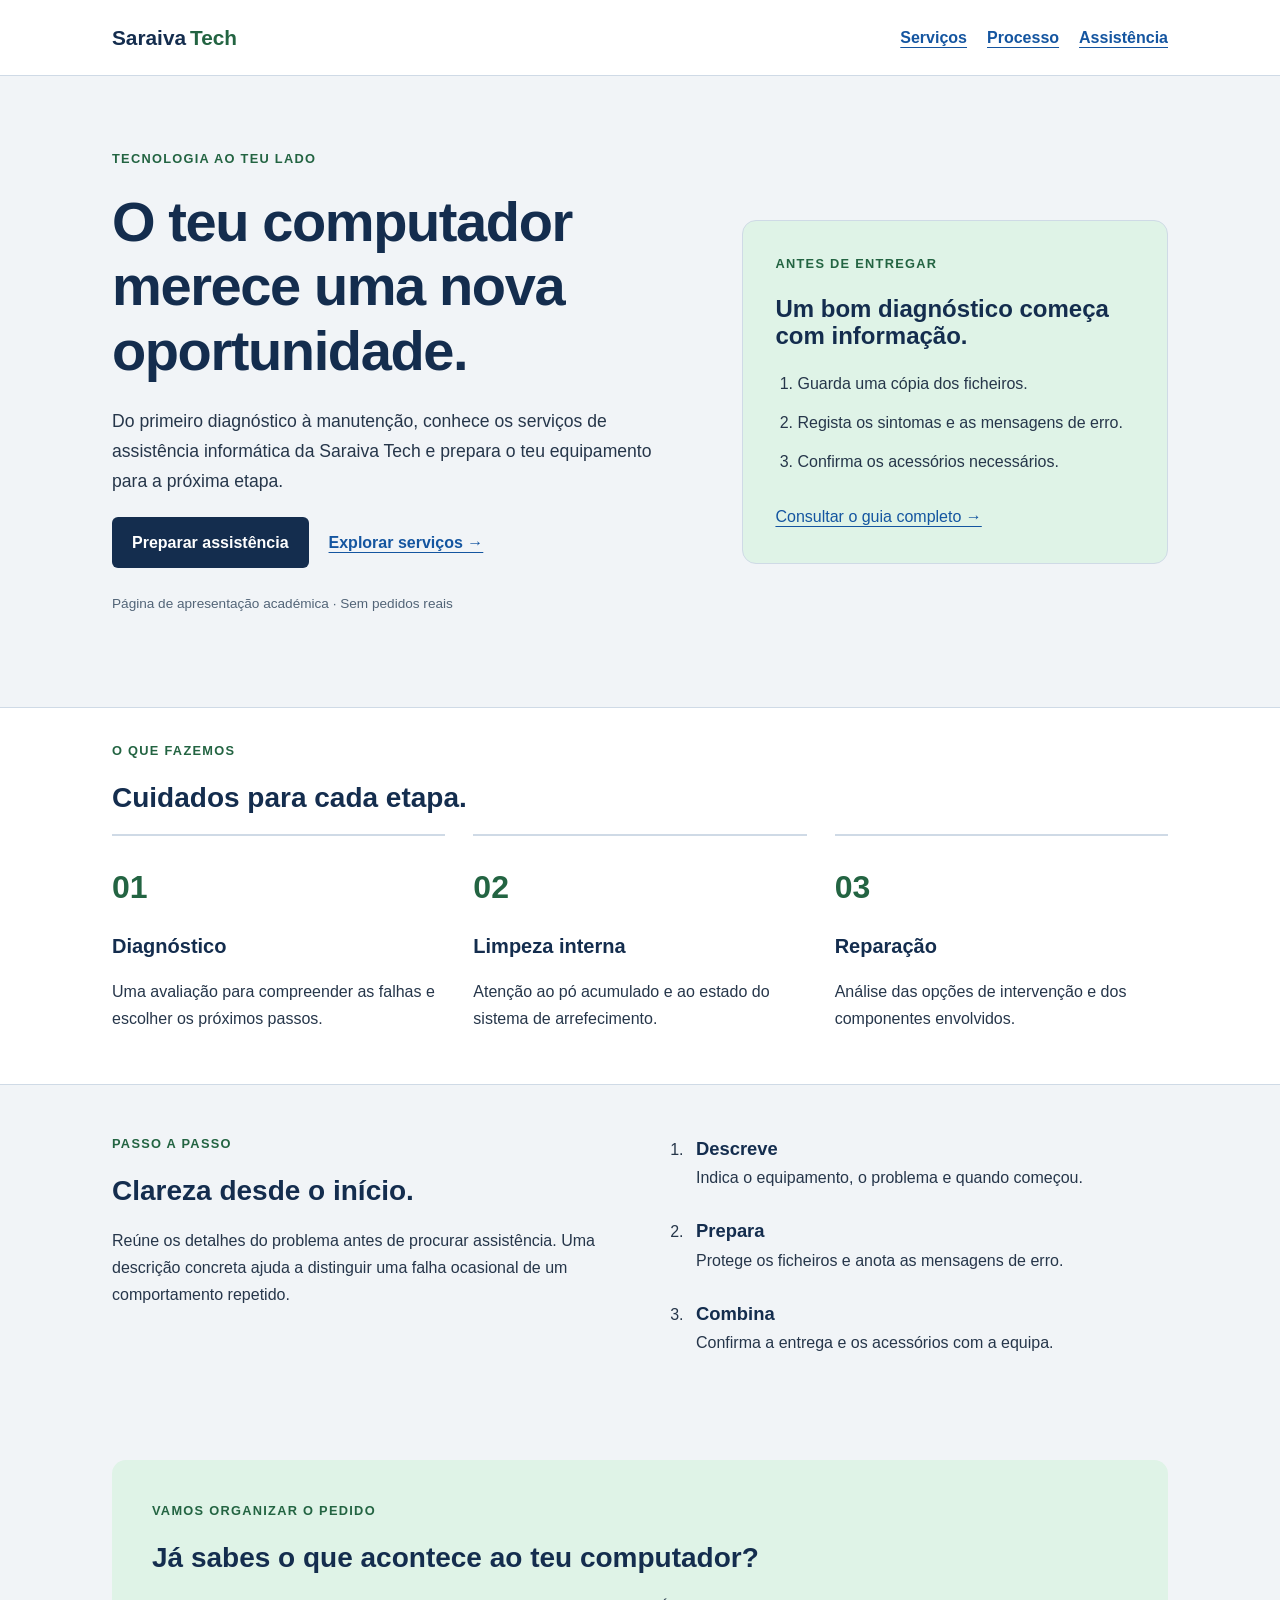
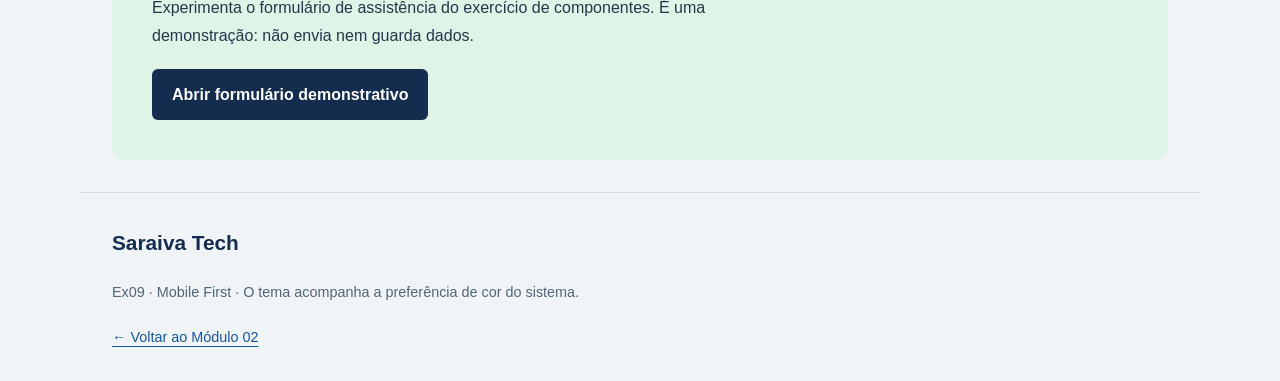
<file: ex09/index.html>
<!DOCTYPE html>
<html lang="pt-PT">
<head>
    <meta charset="UTF-8">
    <meta name="viewport" content="width=device-width, initial-scale=1.0">
    <meta name="description" content="Página académica de apresentação da Saraiva Tech: diagnóstico, manutenção e reparação de computadores.">
    <title>Saraiva Tech — Assistência informática</title>
    <link rel="stylesheet" href="styles.css">
</head>
<body>
    <a class="skip" href="#conteudo">Saltar para o conteúdo</a>
    <header class="site-header"><nav class="container nav" aria-label="Navegação principal"><a class="brand" href="../index.html">Saraiva<span>Tech</span></a><div class="nav-links"><a href="#servicos">Serviços</a><a href="#processo">Processo</a><a href="#assistencia">Assistência</a></div></nav></header>
    <main id="conteudo">
        <section class="hero container">
            <div><p class="eyebrow">Tecnologia ao teu lado</p><h1>O teu computador merece uma nova oportunidade.</h1><p class="lead">Do primeiro diagnóstico à manutenção, conhece os serviços de assistência informática da Saraiva Tech e prepara o teu equipamento para a próxima etapa.</p><div class="actions"><a class="btn" href="#assistencia">Preparar assistência</a><a class="text-link" href="#servicos">Explorar serviços →</a></div><p class="small">Página de apresentação académica · Sem pedidos reais</p></div>
            <aside class="hero-panel"><p class="eyebrow">Antes de entregar</p><h2>Um bom diagnóstico começa com informação.</h2><ol><li>Guarda uma cópia dos ficheiros.</li><li>Regista os sintomas e as mensagens de erro.</li><li>Confirma os acessórios necessários.</li></ol><a href="../ex03/index.html">Consultar o guia completo →</a></aside>
        </section>
        <section id="servicos" class="services"><div class="container"><p class="eyebrow">O que fazemos</p><h2>Cuidados para cada etapa.</h2><div class="service-grid"><article><span class="number">01</span><h3>Diagnóstico</h3><p>Uma avaliação para compreender as falhas e escolher os próximos passos.</p></article><article><span class="number">02</span><h3>Limpeza interna</h3><p>Atenção ao pó acumulado e ao estado do sistema de arrefecimento.</p></article><article><span class="number">03</span><h3>Reparação</h3><p>Análise das opções de intervenção e dos componentes envolvidos.</p></article></div></div></section>
        <section id="processo" class="container process"><div><p class="eyebrow">Passo a passo</p><h2>Clareza desde o início.</h2><p>Reúne os detalhes do problema antes de procurar assistência. Uma descrição concreta ajuda a distinguir uma falha ocasional de um comportamento repetido.</p></div><ol class="steps"><li><strong>Descreve</strong><span>Indica o equipamento, o problema e quando começou.</span></li><li><strong>Prepara</strong><span>Protege os ficheiros e anota as mensagens de erro.</span></li><li><strong>Combina</strong><span>Confirma a entrega e os acessórios com a equipa.</span></li></ol></section>
        <section id="assistencia" class="container"><div class="cta"><p class="eyebrow">Vamos organizar o pedido</p><h2>Já sabes o que acontece ao teu computador?</h2><p>Experimenta o formulário de assistência do exercício de componentes. É uma demonstração: não envia nem guarda dados.</p><a class="btn" href="../ex04/index.html#formulario">Abrir formulário demonstrativo</a></div></section>
    </main>
    <footer class="container"><p class="brand">Saraiva Tech</p><p>Ex09 · Mobile First · O tema acompanha a preferência de cor do sistema.</p><a href="../index.html">← Voltar ao Módulo 02</a></footer>
</body>
</html>
</file>
<file: styles.css>
:root {
    --azul: #142d4e;
    --azul-link: #1455a0;
    --verde: #236442;
    --menta: #dff3e7;
    --fundo: #f1f4f7;
    --superficie: #fff;
    --texto: #26364a;
    --muted: #526477;
    --borda: #cfdae6;
    --fonte: "Segoe UI", Arial, sans-serif;
}
* { box-sizing: border-box; }
body { margin: 0; font-family: var(--fonte); line-height: 1.65; color: var(--texto); background: var(--fundo); }
.container { width: min(1120px, 100%); margin-inline: auto; padding: 32px 24px; }
header { color: white; background: var(--azul); }
header a { color: #c2e6ff; }
.marca { font-weight: 800; letter-spacing: .04em; }
.eyebrow { font-size: .85rem; font-weight: 700; text-transform: uppercase; letter-spacing: .1em; color: var(--verde); }
header .eyebrow { color: #b4efcb; }
h1 { font-size: clamp(2rem, 4vw, 3rem); line-height: 1.15; max-width: 24ch; margin: 16px 0; }
h2 { font-size: clamp(1.4rem, 3vw, 1.85rem); line-height: 1.3; color: var(--azul); }
h3 { font-size: 1.15rem; line-height: 1.35; margin-top: 0; }
p { margin: 0 0 16px; }
a { color: var(--azul-link); text-underline-offset: 4px; }
a:hover { text-decoration-thickness: 3px; }
a:focus-visible, button:focus-visible, input:focus-visible, select:focus-visible, textarea:focus-visible, summary:focus-visible, [tabindex]:focus-visible { outline: 3px solid #0075e6; outline-offset: 4px; }
section { margin-bottom: 40px; scroll-margin-top: 24px; }
.panel { padding: 24px; background: var(--superficie); border: 1px solid var(--borda); border-radius: 12px; }
.note { padding: 16px 20px; border-left: 4px solid var(--verde); background: var(--menta); border-radius: 4px; }
.muted { color: var(--muted); }
code { font-size: .9em; overflow-wrap: anywhere; }
.btn { display: inline-flex; align-items: center; justify-content: center; padding: 11px 18px; border: 2px solid var(--azul); border-radius: 6px; background: var(--azul); color: white; font: inherit; font-weight: 700; text-decoration: none; cursor: pointer; }
.btn:hover { background: #254b77; border-color: #254b77; }
.btn-secondary { color: var(--azul); background: white; }
.btn-secondary:hover { color: var(--azul); background: #eaf3fc; }
.btn:disabled { background: #e2e8ef; color: #526477; border-color: #cfdae6; cursor: not-allowed; }
.badge { display: inline-block; font-size: .8rem; font-weight: 700; padding: 4px 10px; border-radius: 99px; color: #205b30; background: var(--menta); }
.badge-wait { color: #7a4500; background: #fff0cc; }
.badge-info { color: #163e63; background: #e6f1fb; }
footer { border-top: 1px solid var(--borda); color: var(--muted); font-size: .9rem; }
img { display: block; max-width: 100%; }
.skip { position: absolute; top: -100px; left: 16px; padding: 12px; background: white; color: var(--azul); z-index: 10; }
.skip:focus { top: 12px; }
@media (max-width: 480px) {
    .container { padding: 24px 16px; }
    .panel { padding: 20px; }
}

.exercise-grid { display: grid; grid-template-columns: repeat(auto-fit, minmax(min(100%, 270px), 1fr)); gap: 20px; }
.exercise { display: flex; flex-direction: column; padding: 24px; background: white; border: 1px solid var(--borda); border-radius: 12px; text-decoration: none; color: var(--texto); }
.exercise h3 { color: var(--azul); margin: 12px 0; font-size: 1.3rem; }
.exercise:hover { border-color: var(--verde); background: #f7fcf9; }
.exercise .open { margin-top: auto; font-weight: 700; color: var(--azul-link); text-decoration: underline; text-underline-offset: 4px; }
</file>
<file: ex01/styles.css>
* {
    box-sizing: border-box;
}

body {
    margin: 0;
    background-color: #f1f4f7;
    color: #243447;
    font-family: Arial, sans-serif;
    line-height: 1.5;
}

header {
    background-color: #142d4e;
    color: white;
    padding: 32px max(24px, calc((100% - 960px) / 2));
}

h1 {
    margin: 0 0 20px;
    line-height: 1.2;
}

nav {
    display: flex;
    flex-wrap: wrap;
    gap: 12px;
}

main {
    max-width: 1008px;
    margin: 32px auto;
    padding: 0 24px;
}

section {
    background-color: white;
    border-radius: 14px;
    padding: 28px;
    margin-bottom: 24px;
    box-shadow: 0 3px 12px #142d4e0d;
}

h2 {
    margin: 0 0 20px;
    color: #142d4e;
}

ul {
    margin: 0;
    padding-left: 24px;
}

li {
    padding: 8px;
}

label {
    display: inline-block;
    min-width: 64px;
    font-weight: bold;
}

input {
    max-width: 100%;
    font: inherit;
}

button {
    background-color: #142d4e;
    color: white;
    border: 0;
    border-radius: 6px;
    padding: 12px 24px;
    font: inherit;
    cursor: pointer;
}

/* Elemento: todos os parágrafos ficam azuis e com maior entrelinha. */
p {
    color: #234e70;
    line-height: 1.7;
}

/* Classe: realça o texto que tem class="destaque". */
.destaque {
    background-color: #d4f4d9;
    color: #205b30;
    padding: 2px 6px;
    border-radius: 4px;
    font-weight: bold;
}

/* ID: distingue o campo com id="nome" através de uma borda roxa. */
#nome {
    border: 2px solid #7542a0;
    border-radius: 6px;
    background-color: #f4effa;
    padding: 10px;
}

/* Descendente: aplica-se apenas aos links dentro de nav. */
nav a {
    display: inline-block;
    background-color: #e6f1fb;
    color: #163e63;
    padding: 8px 12px;
    border-radius: 4px;
}

/* Atributo: distingue os campos cujo tipo é email. */
input[type="email"] {
    background-color: #e6f5ec;
    border: 2px solid #287347;
    border-radius: 2px;
    padding: 10px;
}

/* Pseudo-classe: realça o primeiro item de cada lista. */
li:first-child {
    color: #9a3900;
    font-weight: bold;
    background-color: #fff0e5;
}

/* Bónus: resposta visual ao passar o rato sobre os links. */
a:hover {
    background-color: #163e63;
    color: white;
}

/* Bónus: foco visível nos campos, links e botão, incluindo com Tab. */
input:focus,
a:focus,
button:focus {
    outline: 4px solid #0075e6;
    outline-offset: 3px;
}
</file>
<file: ex02/styles.css>
body {
    margin: 0;
    background: #f1f4f7;
    color: #243447;
    font-family: Arial, sans-serif;
    line-height: 1.6;
}

.container {
    width: 100%;
    max-width: 1080px;
    padding: 24px;
    margin: 0 auto;
    box-sizing: border-box;
}

header {
    background: #142d4e;
    color: #fff;
}

.marca {
    color: #a9e8c1;
    font-weight: bold;
    letter-spacing: 0.08em;
}

h1 {
    margin: 8px 0;
    font-size: 2.5rem;
}

h2 {
    color: #142d4e;
    line-height: 1.3;
}

h3 {
    margin: 12px 0;
    line-height: 1.3;
}

section {
    margin-bottom: 48px;
}

.cartoes {
    display: flex;
    flex-wrap: wrap;
    align-items: stretch;
}

/* As cinco propriedades do Box Model estão explícitas em cada cartão. */
.cartao {
    width: 280px;
    padding: 24px;
    border: 2px solid #cfdae6;
    margin: 12px;
    box-sizing: border-box;
    background: #fff;
    border-radius: 12px;
}

.categoria {
    color: #286143;
    font-size: 0.85rem;
    font-weight: bold;
}

.comparacao {
    border-top: 2px solid #cfdae6;
    padding-top: 20px;
}

/* Valores iguais; flex-shrink: 0 preserva as larguras da demonstração. */
.cartao-comparacao {
    width: 240px;
    padding: 20px;
    border: 2px solid;
    margin: 12px;
    flex-shrink: 0;
    border-radius: 12px;
    overflow-wrap: anywhere;
}

/* 240px de conteúdo + 40px de padding + 4px de borda = 284px. */
.content-box {
    box-sizing: content-box;
    border-color: #32669c;
    background: #eaf3fc;
}

/* Os 240px incluem conteúdo, padding e borda. */
.border-box {
    box-sizing: border-box;
    border-color: #287347;
    background: #e6f5ec;
}

.medida {
    font-size: 1.2rem;
    font-weight: bold;
    color: #142d4e;
}

.calculo {
    font-family: Consolas, monospace;
    font-size: 0.9rem;
}

.nota {
    background: #fff;
    border-left: 4px solid #287347;
    padding: 16px 20px;
    border-radius: 4px;
}

code {
    color: #163e63;
    overflow-wrap: anywhere;
}

footer {
    color: #526477;
    font-size: 0.9rem;
}

@media (max-width: 400px) {
    .container {
        padding: 16px 6px;
    }
}
</file>
<file: ex03/styles.css>
/* Variáveis partilhadas: alterar aqui atualiza todas as utilizações com var(). */
:root {
    --cor-fundo: #f1f4f7;
    --cor-superficie: #ffffff;
    --cor-texto: #26364a;
    --cor-secundaria: #526477;
    --cor-titulo: #142d4e;
    --cor-link: #1455a0;
    --cor-link-hover: #093869;
    --cor-destaque: #dff3e7;
    --cor-marca: #b4efcb;
    --cor-borda: #cfdae6;
    --cor-foco: #0068d6;
    --fonte-texto: "Segoe UI", Arial, sans-serif;
    --tamanho-pequeno: 0.875rem;
    --tamanho-texto: 1rem;
    --tamanho-introducao: 1.125rem;
    --tamanho-h2: clamp(1.35rem, 3vw, 1.75rem);
    --tamanho-h1: clamp(2rem, 5vw, 3rem);
}

* {
    box-sizing: border-box;
}

body {
    margin: 0;
    font-family: var(--fonte-texto);
    font-size: var(--tamanho-texto);
    line-height: 1.75;
    font-weight: 400;
    color: var(--cor-texto);
    background: var(--cor-fundo);
}

.container {
    width: 100%;
    max-width: 860px;
    margin: 0 auto;
    padding: 28px 24px;
}

header {
    color: var(--cor-superficie);
    background: var(--cor-titulo);
}

.marca {
    color: var(--cor-marca);
    font-size: var(--tamanho-pequeno);
    font-weight: 700;
    letter-spacing: 0.06em;
}

h1 {
    margin: 16px 0 20px;
    font-size: var(--tamanho-h1);
    line-height: 1.15;
    font-weight: 800;
    overflow-wrap: break-word;
}

.introducao {
    font-size: var(--tamanho-introducao);
    line-height: 1.65;
    max-width: 65ch;
}

nav {
    margin-bottom: 32px;
    padding: 20px 24px;
    background: var(--cor-superficie);
    border: 1px solid var(--cor-borda);
    border-radius: 12px;
}

.titulo-indice {
    margin: 0;
    color: var(--cor-titulo);
    font-weight: 700;
}

ol,
ul {
    padding-left: 24px;
}

nav ol {
    margin-bottom: 0;
}

li + li {
    margin-top: 8px;
}

a {
    color: var(--cor-link);
    font-weight: 600;
    text-decoration: underline;
    text-decoration-thickness: 2px;
    text-underline-offset: 3px;
}

a:hover {
    color: var(--cor-link-hover);
    background: var(--cor-destaque);
}

a:focus-visible {
    outline: 3px solid var(--cor-foco);
    outline-offset: 4px;
}

section {
    padding: 28px;
    margin-bottom: 28px;
    background: var(--cor-superficie);
    border-radius: 12px;
    scroll-margin-top: 24px;
}

h2 {
    margin: 0 0 20px;
    color: var(--cor-titulo);
    font-size: var(--tamanho-h2);
    line-height: 1.3;
    font-weight: 700;
}

p {
    margin: 0 0 16px;
}

section > :last-child {
    margin-bottom: 0;
}

strong {
    font-weight: 700;
}

.nota {
    padding: 16px;
    background: var(--cor-destaque);
    border-radius: 6px;
}

blockquote {
    margin: 24px 0;
    padding: 4px 0 4px 20px;
    border-left: 4px solid var(--cor-link);
    font-style: italic;
}

blockquote p {
    margin: 0;
}

footer {
    color: var(--cor-secundaria);
    font-size: var(--tamanho-pequeno);
}

@media (max-width: 480px) {
    .container {
        padding: 24px 16px;
    }

    section {
        padding: 20px;
    }
}
</file>
<file: ex04/styles.css>
:root {
    --azul: #142d4e;
    --azul-link: #1455a0;
    --verde: #236442;
    --menta: #dff3e7;
    --fundo: #f1f4f7;
    --superficie: #fff;
    --texto: #26364a;
    --muted: #526477;
    --borda: #cfdae6;
    --fonte: "Segoe UI", Arial, sans-serif;
}
* { box-sizing: border-box; }
body { margin: 0; font-family: var(--fonte); line-height: 1.65; color: var(--texto); background: var(--fundo); }
.container { width: min(1120px, 100%); margin-inline: auto; padding: 32px 24px; }
header { color: white; background: var(--azul); }
header a { color: #c2e6ff; }
.marca { font-weight: 800; letter-spacing: .04em; }
.eyebrow { font-size: .85rem; font-weight: 700; text-transform: uppercase; letter-spacing: .1em; color: var(--verde); }
header .eyebrow { color: #b4efcb; }
h1 { font-size: clamp(2rem, 4vw, 3rem); line-height: 1.15; max-width: 24ch; margin: 16px 0; }
h2 { font-size: clamp(1.4rem, 3vw, 1.85rem); line-height: 1.3; color: var(--azul); }
h3 { font-size: 1.15rem; line-height: 1.35; margin-top: 0; }
p { margin: 0 0 16px; }
a { color: var(--azul-link); text-underline-offset: 4px; }
a:hover { text-decoration-thickness: 3px; }
a:focus-visible, button:focus-visible, input:focus-visible, select:focus-visible, textarea:focus-visible, summary:focus-visible, [tabindex]:focus-visible { outline: 3px solid #0075e6; outline-offset: 4px; }
section { margin-bottom: 40px; scroll-margin-top: 24px; }
.panel { padding: 24px; background: var(--superficie); border: 1px solid var(--borda); border-radius: 12px; }
.note { padding: 16px 20px; border-left: 4px solid var(--verde); background: var(--menta); border-radius: 4px; }
.muted { color: var(--muted); }
code { font-size: .9em; overflow-wrap: anywhere; }
.btn { display: inline-flex; align-items: center; justify-content: center; padding: 11px 18px; border: 2px solid var(--azul); border-radius: 6px; background: var(--azul); color: white; font: inherit; font-weight: 700; text-decoration: none; cursor: pointer; }
.btn:hover { background: #254b77; border-color: #254b77; }
.btn-secondary { color: var(--azul); background: white; }
.btn-secondary:hover { color: var(--azul); background: #eaf3fc; }
.btn:disabled { background: #e2e8ef; color: #526477; border-color: #cfdae6; cursor: not-allowed; }
.badge { display: inline-block; font-size: .8rem; font-weight: 700; padding: 4px 10px; border-radius: 99px; color: #205b30; background: var(--menta); }
.badge-wait { color: #7a4500; background: #fff0cc; }
.badge-info { color: #163e63; background: #e6f1fb; }
footer { border-top: 1px solid var(--borda); color: var(--muted); font-size: .9rem; }
img { display: block; max-width: 100%; }
.skip { position: absolute; top: -100px; left: 16px; padding: 12px; background: white; color: var(--azul); z-index: 10; }
.skip:focus { top: 12px; }
@media (max-width: 480px) {
    .container { padding: 24px 16px; }
    .panel { padding: 20px; }
}

/* Componentes reutilizáveis: card, btn, alert, badge e field. */
.cards { display: grid; grid-template-columns: repeat(auto-fit, minmax(min(100%, 260px), 1fr)); gap: 20px; }
.card { background: white; padding: 24px; border: 1px solid var(--borda); border-radius: 12px; }
.card h3 { margin-top: 20px; }
.actions { display: flex; flex-wrap: wrap; align-items: center; gap: 12px; }
.actions .btn { max-width: 100%; white-space: normal; text-align: center; }
.alerts { display: grid; gap: 12px; }
.alert { margin: 0; padding: 18px; border: 1px solid; border-left-width: 5px; border-radius: 6px; }
.alert-info { color: #163e63; background: #e6f1fb; border-color: #4678a5; }
.alert-warning { color: #7a4500; background: #fff4dc; border-color: #a96a0e; }
.alert-success { color: #205b30; background: var(--menta); border-color: #3b8153; }
.form { max-width: 720px; }
.field { display: grid; gap: 6px; margin-bottom: 20px; }
.field label { font-weight: 700; }
.field input, .field select, .field textarea { width: 100%; min-width: 0; padding: 12px; border: 1px solid #74869b; border-radius: 6px; background: white; color: var(--texto); font: inherit; }
.field textarea { resize: vertical; }
</file>
<file: ex05/styles.css>
:root {
    --azul: #142d4e;
    --azul-link: #1455a0;
    --verde: #236442;
    --menta: #dff3e7;
    --fundo: #f1f4f7;
    --superficie: #fff;
    --texto: #26364a;
    --muted: #526477;
    --borda: #cfdae6;
    --fonte: "Segoe UI", Arial, sans-serif;
}
* { box-sizing: border-box; }
body { margin: 0; font-family: var(--fonte); line-height: 1.65; color: var(--texto); background: var(--fundo); }
.container { width: min(1120px, 100%); margin-inline: auto; padding: 32px 24px; }
header { color: white; background: var(--azul); }
header a { color: #c2e6ff; }
.marca { font-weight: 800; letter-spacing: .04em; }
.eyebrow { font-size: .85rem; font-weight: 700; text-transform: uppercase; letter-spacing: .1em; color: var(--verde); }
header .eyebrow { color: #b4efcb; }
h1 { font-size: clamp(2rem, 4vw, 3rem); line-height: 1.15; max-width: 24ch; margin: 16px 0; }
h2 { font-size: clamp(1.4rem, 3vw, 1.85rem); line-height: 1.3; color: var(--azul); }
h3 { font-size: 1.15rem; line-height: 1.35; margin-top: 0; }
p { margin: 0 0 16px; }
a { color: var(--azul-link); text-underline-offset: 4px; }
a:hover { text-decoration-thickness: 3px; }
a:focus-visible, button:focus-visible, input:focus-visible, select:focus-visible, textarea:focus-visible, summary:focus-visible, [tabindex]:focus-visible { outline: 3px solid #0075e6; outline-offset: 4px; }
section { margin-bottom: 40px; scroll-margin-top: 24px; }
.panel { padding: 24px; background: var(--superficie); border: 1px solid var(--borda); border-radius: 12px; }
.note { padding: 16px 20px; border-left: 4px solid var(--verde); background: var(--menta); border-radius: 4px; }
.muted { color: var(--muted); }
code { font-size: .9em; overflow-wrap: anywhere; }
.btn { display: inline-flex; align-items: center; justify-content: center; padding: 11px 18px; border: 2px solid var(--azul); border-radius: 6px; background: var(--azul); color: white; font: inherit; font-weight: 700; text-decoration: none; cursor: pointer; }
.btn:hover { background: #254b77; border-color: #254b77; }
.btn-secondary { color: var(--azul); background: white; }
.btn-secondary:hover { color: var(--azul); background: #eaf3fc; }
.btn:disabled { background: #e2e8ef; color: #526477; border-color: #cfdae6; cursor: not-allowed; }
.badge { display: inline-block; font-size: .8rem; font-weight: 700; padding: 4px 10px; border-radius: 99px; color: #205b30; background: var(--menta); }
.badge-wait { color: #7a4500; background: #fff0cc; }
.badge-info { color: #163e63; background: #e6f1fb; }
footer { border-top: 1px solid var(--borda); color: var(--muted); font-size: .9rem; }
img { display: block; max-width: 100%; }
.skip { position: absolute; top: -100px; left: 16px; padding: 12px; background: white; color: var(--azul); z-index: 10; }
.skip:focus { top: 12px; }
@media (max-width: 480px) {
    .container { padding: 24px 16px; }
    .panel { padding: 20px; }
}

.demo { display: flex; gap: 12px; padding: 16px; border: 2px dashed #8fa6bc; background: #eff5fb; border-radius: 8px; }
.item { padding: 16px; background: var(--azul); color: white; border-radius: 6px; text-align: center; overflow-wrap: anywhere; min-width: 0; }
.item:nth-child(even) { background: var(--verde); }
.column { flex-direction: column; max-width: 360px; }
.between { justify-content: space-between; }
.centered { justify-content: center; align-items: center; min-height: 200px; }
.tall { padding-block: 24px; }
.wrapping { flex-wrap: wrap; gap: 16px; }
.wrapping .item { flex: 0 1 180px; }
.growing .item { flex-basis: 0; flex-grow: 1; flex-shrink: 1; padding: 12px 6px; }
.growing .double { flex-grow: 2; }
.shrinking { max-width: 420px; }
.shrinking .item { flex-basis: 240px; flex-grow: 0; flex-shrink: 1; padding: 12px 6px; }
.shrinking .faster { flex-shrink: 3; }
.flex-nav { display: flex; flex-wrap: wrap; justify-content: space-between; align-items: center; gap: 20px; padding: 20px; background: var(--menta); border-radius: 8px; }
.nav-links { display: flex; flex-wrap: wrap; gap: 16px; }
</file>
<file: ex06/styles.css>
:root {
    --azul: #142d4e;
    --azul-link: #1455a0;
    --verde: #236442;
    --menta: #dff3e7;
    --fundo: #f1f4f7;
    --superficie: #fff;
    --texto: #26364a;
    --muted: #526477;
    --borda: #cfdae6;
    --fonte: "Segoe UI", Arial, sans-serif;
}
* { box-sizing: border-box; }
body { margin: 0; font-family: var(--fonte); line-height: 1.65; color: var(--texto); background: var(--fundo); }
.container { width: min(1120px, 100%); margin-inline: auto; padding: 32px 24px; }
header { color: white; background: var(--azul); }
header a { color: #c2e6ff; }
.marca { font-weight: 800; letter-spacing: .04em; }
.eyebrow { font-size: .85rem; font-weight: 700; text-transform: uppercase; letter-spacing: .1em; color: var(--verde); }
header .eyebrow { color: #b4efcb; }
h1 { font-size: clamp(2rem, 4vw, 3rem); line-height: 1.15; max-width: 24ch; margin: 16px 0; }
h2 { font-size: clamp(1.4rem, 3vw, 1.85rem); line-height: 1.3; color: var(--azul); }
h3 { font-size: 1.15rem; line-height: 1.35; margin-top: 0; }
p { margin: 0 0 16px; }
a { color: var(--azul-link); text-underline-offset: 4px; }
a:hover { text-decoration-thickness: 3px; }
a:focus-visible, button:focus-visible, input:focus-visible, select:focus-visible, textarea:focus-visible, summary:focus-visible, [tabindex]:focus-visible { outline: 3px solid #0075e6; outline-offset: 4px; }
section { margin-bottom: 40px; scroll-margin-top: 24px; }
.panel { padding: 24px; background: var(--superficie); border: 1px solid var(--borda); border-radius: 12px; }
.note { padding: 16px 20px; border-left: 4px solid var(--verde); background: var(--menta); border-radius: 4px; }
.muted { color: var(--muted); }
code { font-size: .9em; overflow-wrap: anywhere; }
.btn { display: inline-flex; align-items: center; justify-content: center; padding: 11px 18px; border: 2px solid var(--azul); border-radius: 6px; background: var(--azul); color: white; font: inherit; font-weight: 700; text-decoration: none; cursor: pointer; }
.btn:hover { background: #254b77; border-color: #254b77; }
.btn-secondary { color: var(--azul); background: white; }
.btn-secondary:hover { color: var(--azul); background: #eaf3fc; }
.btn:disabled { background: #e2e8ef; color: #526477; border-color: #cfdae6; cursor: not-allowed; }
.badge { display: inline-block; font-size: .8rem; font-weight: 700; padding: 4px 10px; border-radius: 99px; color: #205b30; background: var(--menta); }
.badge-wait { color: #7a4500; background: #fff0cc; }
.badge-info { color: #163e63; background: #e6f1fb; }
footer { border-top: 1px solid var(--borda); color: var(--muted); font-size: .9rem; }
img { display: block; max-width: 100%; }
.skip { position: absolute; top: -100px; left: 16px; padding: 12px; background: white; color: var(--azul); z-index: 10; }
.skip:focus { top: 12px; }
@media (max-width: 480px) {
    .container { padding: 24px 16px; }
    .panel { padding: 20px; }
}

.desktop-nav { display: none; }
.mobile-nav { display: flex; flex-wrap: wrap; align-items: center; justify-content: space-between; gap: 20px; margin-top: 28px; }
.brand { font-size: 1.2rem; font-weight: 800; text-decoration: none; color: white; }
.mobile-nav details { flex: 1 1 100%; border-top: 1px solid #59718e; }
summary { cursor: pointer; font-weight: 700; padding: 14px 0; }
.mobile-nav nav { display: flex; flex-direction: column; align-items: flex-start; gap: 18px; padding: 8px 0 20px; }
.nav-action { color: var(--azul); background: var(--menta); border-color: var(--menta); }
.nav-action:hover { color: white; background: #236442; border-color: #b4efcb; }
.cards { display: flex; flex-wrap: wrap; gap: 20px; }
.cards article { flex: 1 1 240px; }
.note h2 { margin-top: 0; }
@media (min-width: 768px) {
    .mobile-nav { display: none; }
    .desktop-nav { display: flex; align-items: center; justify-content: space-between; flex-wrap: wrap; gap: 24px; margin-top: 28px; }
    .nav-links { display: flex; flex-wrap: wrap; gap: 20px; }
}
</file>
<file: ex07/styles.css>
:root {
    --azul: #142d4e;
    --azul-link: #1455a0;
    --verde: #236442;
    --menta: #dff3e7;
    --fundo: #f1f4f7;
    --superficie: #fff;
    --texto: #26364a;
    --muted: #526477;
    --borda: #cfdae6;
    --fonte: "Segoe UI", Arial, sans-serif;
}
* { box-sizing: border-box; }
body { margin: 0; font-family: var(--fonte); line-height: 1.65; color: var(--texto); background: var(--fundo); }
.container { width: min(1120px, 100%); margin-inline: auto; padding: 32px 24px; }
header { color: white; background: var(--azul); }
header a { color: #c2e6ff; }
.marca { font-weight: 800; letter-spacing: .04em; }
.eyebrow { font-size: .85rem; font-weight: 700; text-transform: uppercase; letter-spacing: .1em; color: var(--verde); }
header .eyebrow { color: #b4efcb; }
h1 { font-size: clamp(2rem, 4vw, 3rem); line-height: 1.15; max-width: 24ch; margin: 16px 0; }
h2 { font-size: clamp(1.4rem, 3vw, 1.85rem); line-height: 1.3; color: var(--azul); }
h3 { font-size: 1.15rem; line-height: 1.35; margin-top: 0; }
p { margin: 0 0 16px; }
a { color: var(--azul-link); text-underline-offset: 4px; }
a:hover { text-decoration-thickness: 3px; }
a:focus-visible, button:focus-visible, input:focus-visible, select:focus-visible, textarea:focus-visible, summary:focus-visible, [tabindex]:focus-visible { outline: 3px solid #0075e6; outline-offset: 4px; }
section { margin-bottom: 40px; scroll-margin-top: 24px; }
.panel { padding: 24px; background: var(--superficie); border: 1px solid var(--borda); border-radius: 12px; }
.note { padding: 16px 20px; border-left: 4px solid var(--verde); background: var(--menta); border-radius: 4px; }
.muted { color: var(--muted); }
code { font-size: .9em; overflow-wrap: anywhere; }
.btn { display: inline-flex; align-items: center; justify-content: center; padding: 11px 18px; border: 2px solid var(--azul); border-radius: 6px; background: var(--azul); color: white; font: inherit; font-weight: 700; text-decoration: none; cursor: pointer; }
.btn:hover { background: #254b77; border-color: #254b77; }
.btn-secondary { color: var(--azul); background: white; }
.btn-secondary:hover { color: var(--azul); background: #eaf3fc; }
.btn:disabled { background: #e2e8ef; color: #526477; border-color: #cfdae6; cursor: not-allowed; }
.badge { display: inline-block; font-size: .8rem; font-weight: 700; padding: 4px 10px; border-radius: 99px; color: #205b30; background: var(--menta); }
.badge-wait { color: #7a4500; background: #fff0cc; }
.badge-info { color: #163e63; background: #e6f1fb; }
footer { border-top: 1px solid var(--borda); color: var(--muted); font-size: .9rem; }
img { display: block; max-width: 100%; }
.skip { position: absolute; top: -100px; left: 16px; padding: 12px; background: white; color: var(--azul); z-index: 10; }
.skip:focus { top: 12px; }
@media (max-width: 480px) {
    .container { padding: 24px 16px; }
    .panel { padding: 20px; }
}

/* Uma coluna no telemóvel; áreas nomeadas organizam a composição maior. */
.gallery { display: grid; grid-template-columns: minmax(0, 1fr); grid-template-areas: "destaque" "circuito" "secretaria" "codigo"; gap: 20px; }
.photo { margin: 0; min-width: 0; background: white; border: 1px solid var(--borda); border-radius: 12px; overflow: hidden; display: flex; flex-direction: column; }
.photo img { width: 100%; height: 220px; object-fit: cover; }
.photo figcaption { padding: 18px; }
.photo figcaption span { display: block; color: var(--muted); font-size: .9rem; }
.featured { grid-area: destaque; }
.circuit { grid-area: circuito; }
.desk { grid-area: secretaria; }
.code { grid-area: codigo; }
@media (min-width: 640px) {
    .gallery { grid-template-columns: repeat(2, minmax(0, 1fr)); grid-template-areas: "destaque destaque" "circuito secretaria" "codigo codigo"; }
    .featured img { height: 360px; }
    .code img { height: 260px; }
}
@media (min-width: 1000px) {
    .gallery { grid-template-columns: 1.2fr 1fr 1fr; grid-template-areas: "destaque circuito secretaria" "destaque codigo codigo"; }
    .featured img { flex: 1; min-height: 400px; height: 100%; }
    .code img { height: 240px; }
}
</file>
<file: ex08/styles.css>
:root {
    --azul: #142d4e;
    --azul-link: #1455a0;
    --verde: #236442;
    --menta: #dff3e7;
    --fundo: #f1f4f7;
    --superficie: #fff;
    --texto: #26364a;
    --muted: #526477;
    --borda: #cfdae6;
    --fonte: "Segoe UI", Arial, sans-serif;
}
* { box-sizing: border-box; }
body { margin: 0; font-family: var(--fonte); line-height: 1.65; color: var(--texto); background: var(--fundo); }
.container { width: min(1120px, 100%); margin-inline: auto; padding: 32px 24px; }
header { color: white; background: var(--azul); }
header a { color: #c2e6ff; }
.marca { font-weight: 800; letter-spacing: .04em; }
.eyebrow { font-size: .85rem; font-weight: 700; text-transform: uppercase; letter-spacing: .1em; color: var(--verde); }
header .eyebrow { color: #b4efcb; }
h1 { font-size: clamp(2rem, 4vw, 3rem); line-height: 1.15; max-width: 24ch; margin: 16px 0; }
h2 { font-size: clamp(1.4rem, 3vw, 1.85rem); line-height: 1.3; color: var(--azul); }
h3 { font-size: 1.15rem; line-height: 1.35; margin-top: 0; }
p { margin: 0 0 16px; }
a { color: var(--azul-link); text-underline-offset: 4px; }
a:hover { text-decoration-thickness: 3px; }
a:focus-visible, button:focus-visible, input:focus-visible, select:focus-visible, textarea:focus-visible, summary:focus-visible, [tabindex]:focus-visible { outline: 3px solid #0075e6; outline-offset: 4px; }
section { margin-bottom: 40px; scroll-margin-top: 24px; }
.panel { padding: 24px; background: var(--superficie); border: 1px solid var(--borda); border-radius: 12px; }
.note { padding: 16px 20px; border-left: 4px solid var(--verde); background: var(--menta); border-radius: 4px; }
.muted { color: var(--muted); }
code { font-size: .9em; overflow-wrap: anywhere; }
.btn { display: inline-flex; align-items: center; justify-content: center; padding: 11px 18px; border: 2px solid var(--azul); border-radius: 6px; background: var(--azul); color: white; font: inherit; font-weight: 700; text-decoration: none; cursor: pointer; }
.btn:hover { background: #254b77; border-color: #254b77; }
.btn-secondary { color: var(--azul); background: white; }
.btn-secondary:hover { color: var(--azul); background: #eaf3fc; }
.btn:disabled { background: #e2e8ef; color: #526477; border-color: #cfdae6; cursor: not-allowed; }
.badge { display: inline-block; font-size: .8rem; font-weight: 700; padding: 4px 10px; border-radius: 99px; color: #205b30; background: var(--menta); }
.badge-wait { color: #7a4500; background: #fff0cc; }
.badge-info { color: #163e63; background: #e6f1fb; }
footer { border-top: 1px solid var(--borda); color: var(--muted); font-size: .9rem; }
img { display: block; max-width: 100%; }
.skip { position: absolute; top: -100px; left: 16px; padding: 12px; background: white; color: var(--azul); z-index: 10; }
.skip:focus { top: 12px; }
@media (max-width: 480px) {
    .container { padding: 24px 16px; }
    .panel { padding: 20px; }
}

/* Estrutura principal organizada por áreas de CSS Grid. */
.dashboard { display: grid; min-height: 100vh; grid-template-columns: minmax(0, 1fr); grid-template-areas: "cabecalho" "lateral" "principal" "rodape"; }
.dash-header { grid-area: cabecalho; display: flex; flex-wrap: wrap; align-items: center; justify-content: space-between; gap: 20px; padding: 24px; }
.dash-header h1 { font-size: clamp(1.6rem, 3vw, 2.3rem); }
.dash-header .marca { margin-bottom: 0; }
.demo-label { padding: 8px 14px; border: 1px solid #6e8ba8; border-radius: 6px; font-size: .85rem; }
.sidebar { grid-area: lateral; background: white; padding: 24px; border-bottom: 1px solid var(--borda); }
.sidebar nav { display: flex; flex-wrap: wrap; gap: 16px; }
.sidebar .eyebrow { flex-basis: 100%; margin: 0; }
.dash-main { grid-area: principal; min-width: 0; padding: 24px 16px; }
.metrics { display: grid; grid-template-columns: minmax(0, 1fr); gap: 16px; }
.metric h3 { font-size: 1rem; }
.metric p { font-size: 2.5rem; line-height: 1; font-weight: 800; color: var(--azul); }
.metric span { color: var(--muted); font-size: .9rem; }
.table-scroll { max-width: 100%; overflow-x: auto; border: 1px solid var(--borda); border-radius: 6px; }
table { width: 100%; min-width: 740px; border-collapse: collapse; text-align: left; }
caption { text-align: left; padding: 16px; color: var(--muted); font-size: .9rem; }
th, td { padding: 14px 16px; border-bottom: 1px solid var(--borda); }
thead { color: white; background: var(--azul); }
tbody tr:nth-child(even) { background: #f4f8fb; }
td .badge { white-space: nowrap; }
.dash-footer { grid-area: rodape; padding: 24px; background: white; }
@media (min-width: 560px) { .metrics { grid-template-columns: repeat(2, minmax(0, 1fr)); } }
@media (min-width: 960px) {
    .dashboard { grid-template-columns: 220px minmax(0, 1fr); grid-template-rows: auto 1fr auto; grid-template-areas: "cabecalho cabecalho" "lateral principal" "lateral rodape"; }
    .sidebar { border-right: 1px solid var(--borda); border-bottom: 0; }
    .sidebar nav { flex-direction: column; align-items: flex-start; }
    .dash-main { padding: 32px; }
}
@media (min-width: 1250px) { .metrics { grid-template-columns: repeat(4, minmax(0, 1fr)); } }
</file>
<file: ex09/styles.css>
/* Mobile First: a base é para telemóvel; os layouts crescem nas media queries. */
:root {
    color-scheme: light dark;
    --fundo: #f1f4f7;
    --superficie: #fff;
    --texto: #26364a;
    --muted: #526477;
    --titulo: #142d4e;
    --link: #1455a0;
    --verde: #236442;
    --menta: #dff3e7;
    --borda: #cfdae6;
    --botao: #142d4e;
    --botao-texto: #fff;
}
* { box-sizing: border-box; }
body { margin: 0; background: var(--fundo); color: var(--texto); font-family: "Segoe UI", Arial, sans-serif; font-size: 1rem; line-height: 1.7; }
.container { width: 100%; max-width: 1120px; margin-inline: auto; padding: 32px 16px; }
a { color: var(--link); text-underline-offset: 4px; }
a:hover { text-decoration-thickness: 3px; }
a:focus-visible { outline: 3px solid var(--link); outline-offset: 5px; }
h1, h2, h3 { color: var(--titulo); line-height: 1.15; overflow-wrap: break-word; }
h1 { font-size: 2.15rem; margin: 16px 0 24px; letter-spacing: -.025em; }
h2 { font-size: 1.75rem; margin: 12px 0 20px; }
h3 { font-size: 1.25rem; }
p { margin: 0 0 20px; }
section { scroll-margin-top: 24px; }
.site-header { background: var(--superficie); border-bottom: 1px solid var(--borda); }
.nav { display: flex; flex-direction: column; align-items: flex-start; gap: 16px; padding-block: 20px; }
.brand { font-size: 1.3rem; color: var(--titulo); font-weight: 800; text-decoration: none; }
.brand span { color: var(--verde); margin-left: 4px; }
.nav-links { display: flex; flex-wrap: wrap; gap: 12px 20px; }
.nav-links a { font-weight: 600; }
.eyebrow { color: var(--verde); font-size: .8rem; letter-spacing: .1em; text-transform: uppercase; font-weight: 800; }
.hero { display: grid; gap: 32px; padding-block: 48px; }
.lead { font-size: 1.1rem; max-width: 58ch; }
.actions { display: flex; flex-direction: column; align-items: flex-start; gap: 20px; margin-bottom: 24px; }
.btn { display: inline-block; max-width: 100%; padding: 12px 20px; border-radius: 6px; background: var(--botao); color: var(--botao-texto); text-decoration: none; font-weight: 700; text-align: center; }
.btn:hover { background: var(--verde); }
.text-link { font-weight: 700; }
.small { font-size: .85rem; color: var(--muted); }
.hero-panel { min-width: 0; background: var(--menta); padding: 24px; border-radius: 14px; border: 1px solid var(--borda); }
.hero-panel h2 { font-size: 1.5rem; }
.hero-panel ol { padding-left: 22px; }
.hero-panel li { padding-bottom: 12px; }
.services { background: var(--superficie); border-block: 1px solid var(--borda); }
.service-grid { display: grid; gap: 24px; }
.service-grid article { border-top: 2px solid var(--borda); padding-top: 24px; min-width: 0; }
.number { font-size: 2rem; font-weight: 800; color: var(--verde); }
.process { display: grid; gap: 24px; padding-block: 48px; }
.steps { padding-left: 24px; margin: 0; }
.steps li { margin-bottom: 24px; padding-left: 8px; }
.steps strong, .steps span { display: block; }
.steps strong { color: var(--titulo); font-size: 1.15rem; }
.cta { background: var(--menta); border-radius: 14px; padding: 28px 20px; }
.cta p { max-width: 65ch; }
footer { border-top: 1px solid var(--borda); font-size: .9rem; color: var(--muted); }
.skip { position: absolute; top: -100px; left: 16px; background: var(--superficie); padding: 12px; z-index: 5; }
.skip:focus { top: 12px; }
/* Tablet e computador: mais colunas, sem impor uma largura fixa à página. */
@media (min-width: 768px) {
    .container { padding-inline: 32px; }
    .nav { flex-direction: row; justify-content: space-between; align-items: center; }
    h1 { font-size: 3rem; }
    .actions { flex-direction: row; flex-wrap: wrap; align-items: center; }
    .service-grid { grid-template-columns: repeat(3, minmax(0, 1fr)); gap: 28px; }
    .process { grid-template-columns: 1fr 1fr; gap: 48px; }
    .cta { padding: 40px; }
}
@media (min-width: 1024px) {
    .hero { grid-template-columns: minmax(0, 1.35fr) minmax(0, 1fr); align-items: center; gap: 56px; padding-block: 72px; }
    h1 { font-size: 3.5rem; }
    .hero-panel { padding: 32px; }
}
@media (prefers-color-scheme: dark) {
    :root {
        --fundo: #101923;
        --superficie: #182637;
        --texto: #e0e8f0;
        --muted: #b3c3d4;
        --titulo: #f2f7fc;
        --link: #9dceff;
        --verde: #9ce0b7;
        --menta: #203c33;
        --borda: #40556a;
        --botao: #b4efcb;
        --botao-texto: #10291d;
    }
    .btn:hover { background: #9ce0b7; }
}
</file>
